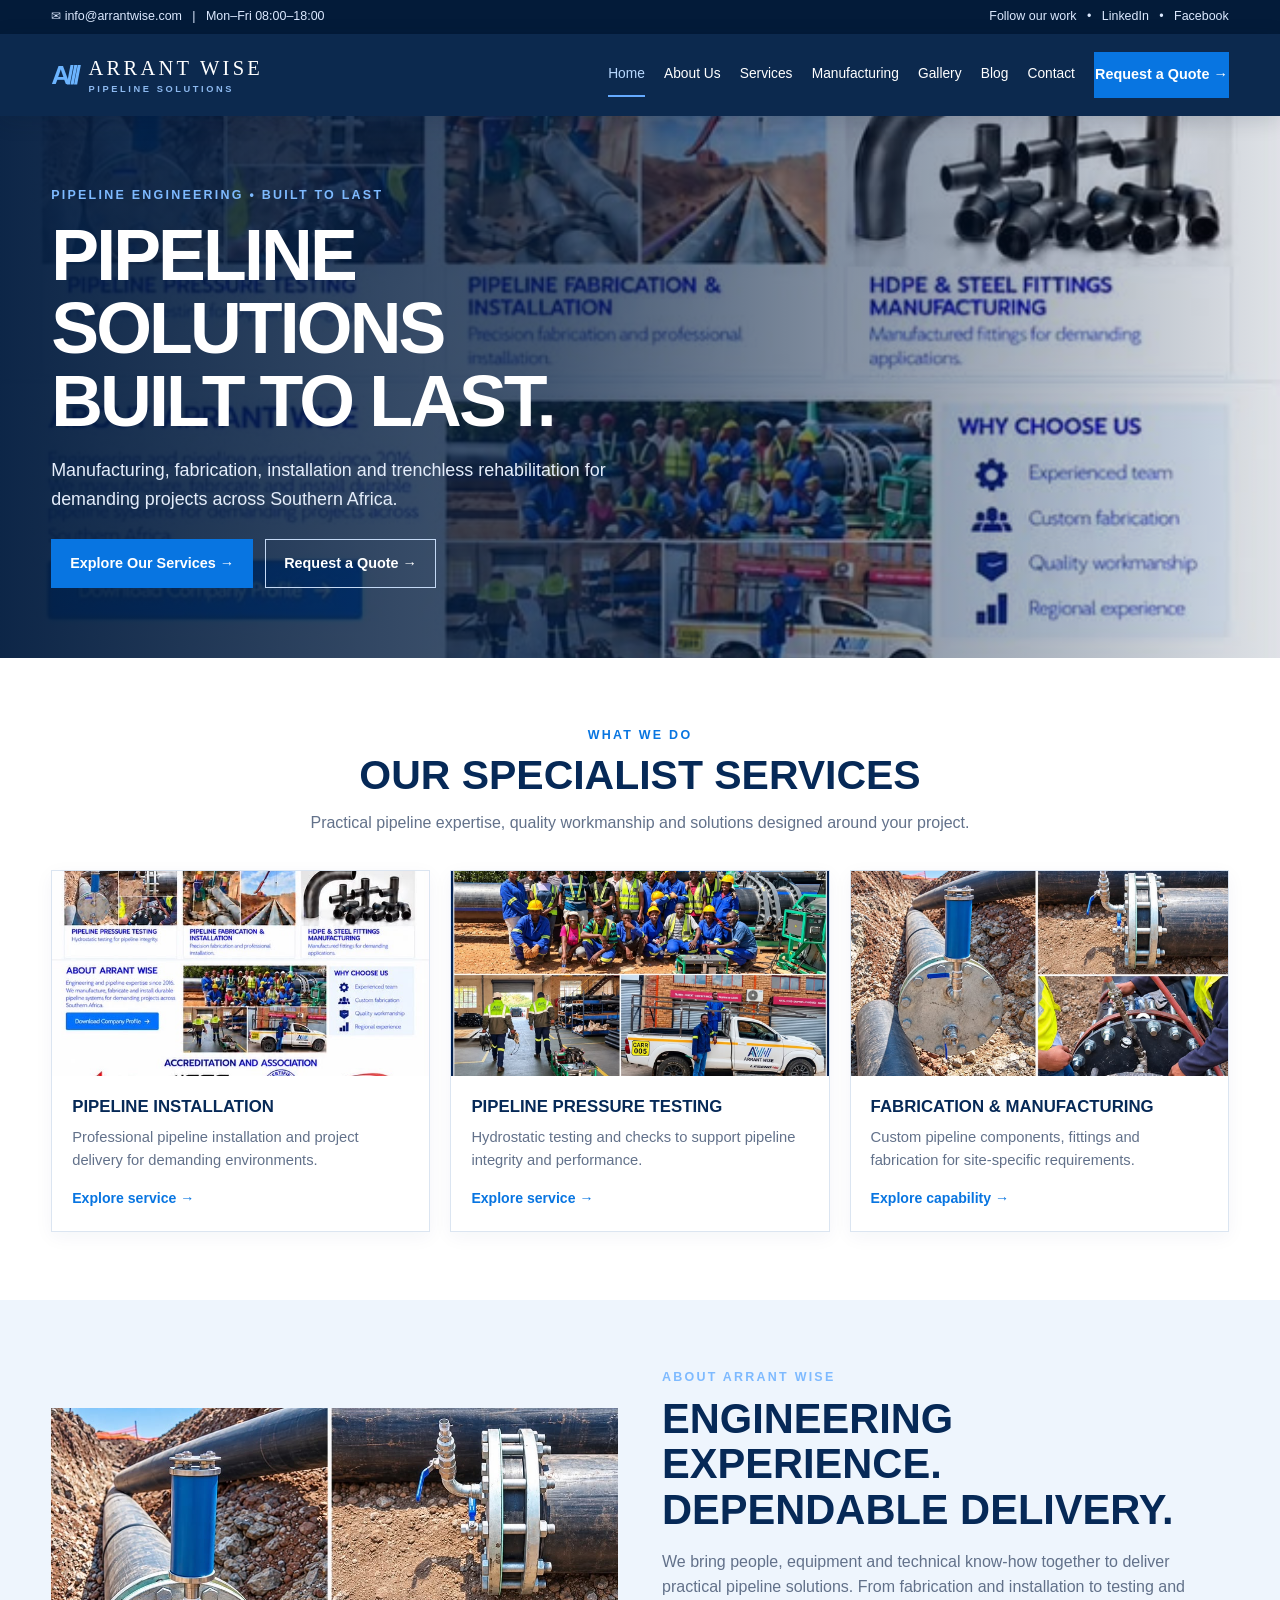
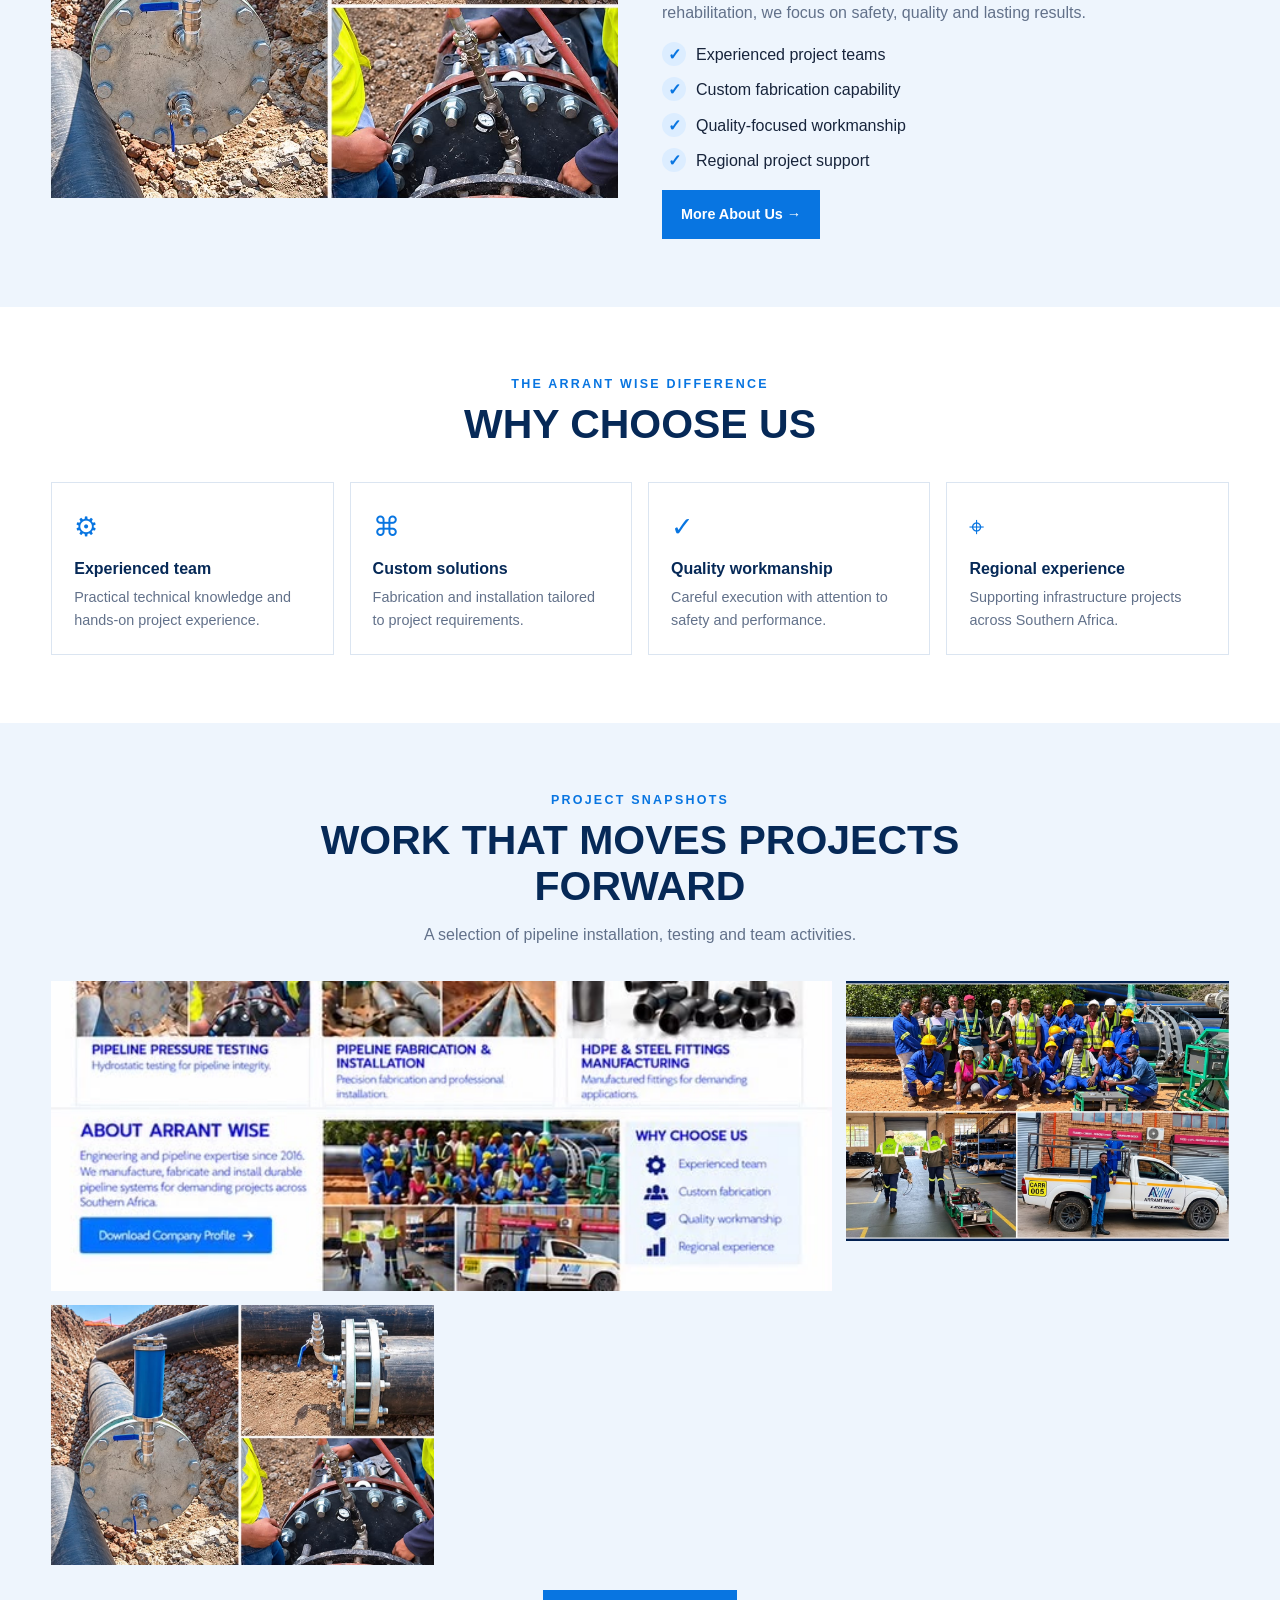
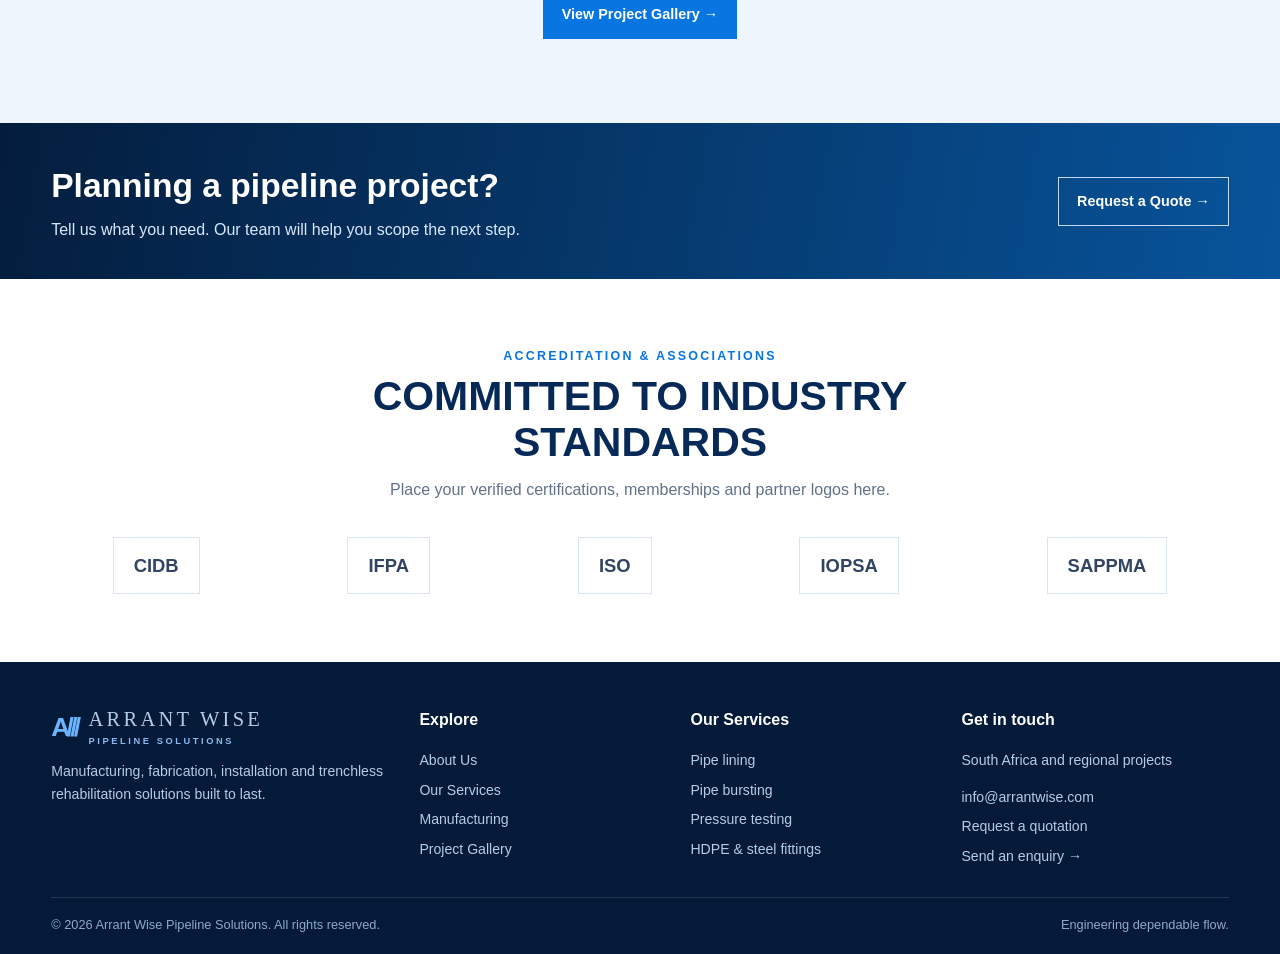
<file: index.html>
<!doctype html><html lang="en"><head><meta charset="utf-8"><meta name="viewport" content="width=device-width, initial-scale=1"><meta name="description" content="Arrant Wise pipeline solutions: manufacturing, fabrication, installation and trenchless rehabilitation."><title>Pipeline Solutions | Arrant Wise</title><link rel="stylesheet" href="styles.css"></head><body><div class="topbar"><div class="container"><span>✉ info@arrantwise.com &nbsp; | &nbsp; Mon–Fri 08:00–18:00</span><span class="social">Follow our work &nbsp; • &nbsp; LinkedIn &nbsp; • &nbsp; Facebook</span></div></div>
<header class="site-header"><div class="container nav-wrap"><a class="brand" href="index.html" aria-label="Arrant Wise home"><span class="brand-mark">A///</span><span class="brand-name">ARRANT WISE<small>PIPELINE SOLUTIONS</small></span></a><button class="menu-toggle" aria-label="Open navigation menu" aria-expanded="false">☰</button><nav class="nav" aria-label="Main navigation"><a href="index.html" class="active">Home</a><a href="about.html" class="">About Us</a><a href="services.html" class="">Services</a><a href="manufacturing.html" class="">Manufacturing</a><a href="gallery.html" class="">Gallery</a><a href="blog.html" class="">Blog</a><a href="contact.html" class="">Contact</a><a class="btn" href="contact.html">Request a Quote →</a></nav></div></header>
<main><section class="hero"><div class="container"><div class="hero-content"><div class="eyebrow">Pipeline engineering • Built to last</div><h1>Pipeline solutions<br>built to last.</h1><p>Manufacturing, fabrication, installation and trenchless rehabilitation for demanding projects across Southern Africa.</p><div class="actions"><a class="btn" href="services.html">Explore Our Services →</a><a class="btn outline" href="contact.html">Request a Quote →</a></div></div></div></section>
<section class="section"><div class="container"><div class="section-heading"><div class="eyebrow">What we do</div><h2>Our specialist services</h2><p>Practical pipeline expertise, quality workmanship and solutions designed around your project.</p></div><div class="service-grid">
<article class="service-card"><img src="assets/pipeline-installation.jpeg" alt="Pipeline installation at a construction site"><div class="card-body"><h3>Pipeline installation</h3><p>Professional pipeline installation and project delivery for demanding environments.</p><a class="text-link" href="services.html">Explore service →</a></div></article>
<article class="service-card"><img src="assets/pipeline-testing.jpeg" alt="Pipeline pressure testing equipment"><div class="card-body"><h3>Pipeline pressure testing</h3><p>Hydrostatic testing and checks to support pipeline integrity and performance.</p><a class="text-link" href="services.html">Explore service →</a></div></article>
<article class="service-card"><img src="assets/team-and-equipment.jpeg" alt="Arrant Wise team and pipeline equipment"><div class="card-body"><h3>Fabrication & manufacturing</h3><p>Custom pipeline components, fittings and fabrication for site-specific requirements.</p><a class="text-link" href="manufacturing.html">Explore capability →</a></div></article>
</div></div></section>
<section class="section soft"><div class="container split"><img src="assets/team-and-equipment.jpeg" alt="Pipeline installation team with specialist equipment"><div><div class="eyebrow">About Arrant Wise</div><h2>Engineering experience. Dependable delivery.</h2><p>We bring people, equipment and technical know-how together to deliver practical pipeline solutions. From fabrication and installation to testing and rehabilitation, we focus on safety, quality and lasting results.</p><ul class="check-list"><li>Experienced project teams</li><li>Custom fabrication capability</li><li>Quality-focused workmanship</li><li>Regional project support</li></ul><a class="btn" href="about.html">More About Us →</a></div></div></section>
<section class="section"><div class="container"><div class="section-heading"><div class="eyebrow">The Arrant Wise difference</div><h2>Why choose us</h2></div><div class="benefit-grid"><div class="benefit"><div class="symbol">⚙</div><h3>Experienced team</h3><p>Practical technical knowledge and hands-on project experience.</p></div><div class="benefit"><div class="symbol">⌘</div><h3>Custom solutions</h3><p>Fabrication and installation tailored to project requirements.</p></div><div class="benefit"><div class="symbol">✓</div><h3>Quality workmanship</h3><p>Careful execution with attention to safety and performance.</p></div><div class="benefit"><div class="symbol">⌖</div><h3>Regional experience</h3><p>Supporting infrastructure projects across Southern Africa.</p></div></div></div></section>
<section class="section soft"><div class="container"><div class="section-heading"><div class="eyebrow">Project snapshots</div><h2>Work that moves projects forward</h2><p>A selection of pipeline installation, testing and team activities.</p></div><div class="gallery-grid"><a class="wide" href="gallery.html"><img src="assets/pipeline-installation.jpeg" alt="Pipeline installation project"></a><a href="gallery.html"><img src="assets/pipeline-testing.jpeg" alt="Pipeline testing equipment"></a><a href="gallery.html"><img src="assets/team-and-equipment.jpeg" alt="Pipeline team"></a></div><p style="text-align:center;margin-top:25px"><a class="btn" href="gallery.html">View Project Gallery →</a></p></div></section>
<section class="banner"><div class="container"><div><h2>Planning a pipeline project?</h2><p>Tell us what you need. Our team will help you scope the next step.</p></div><a class="btn outline" href="contact.html">Request a Quote →</a></div></section>
<section class="section"><div class="container"><div class="section-heading"><div class="eyebrow">Accreditation & associations</div><h2>Committed to industry standards</h2><p>Place your verified certifications, memberships and partner logos here.</p></div><div class="logos"><span class="logo-chip">CIDB</span><span class="logo-chip">IFPA</span><span class="logo-chip">ISO</span><span class="logo-chip">IOPSA</span><span class="logo-chip">SAPPMA</span></div></div></section></main><footer class="site-footer"><div class="container"><div class="footer-grid">
<div><a class="brand" href="index.html"><span class="brand-mark">A///</span><span class="brand-name">ARRANT WISE<small>PIPELINE SOLUTIONS</small></span></a><p>Manufacturing, fabrication, installation and trenchless rehabilitation solutions built to last.</p></div>
<div><h3>Explore</h3><div class="footer-links"><a href="about.html">About Us</a><a href="services.html">Our Services</a><a href="manufacturing.html">Manufacturing</a><a href="gallery.html">Project Gallery</a></div></div>
<div><h3>Our Services</h3><div class="footer-links"><a href="services.html">Pipe lining</a><a href="services.html">Pipe bursting</a><a href="services.html">Pressure testing</a><a href="manufacturing.html">HDPE & steel fittings</a></div></div>
<div><h3>Get in touch</h3><p>South Africa and regional projects</p><div class="footer-links"><a href="mailto:info@arrantwise.com">info@arrantwise.com</a><a href="contact.html">Request a quotation</a><a href="contact.html">Send an enquiry →</a></div></div>
</div><div class="copyright"><span>© <span data-year></span> Arrant Wise Pipeline Solutions. All rights reserved.</span><span>Engineering dependable flow.</span></div></div></footer><script src="script.js"></script></body></html>
</file>
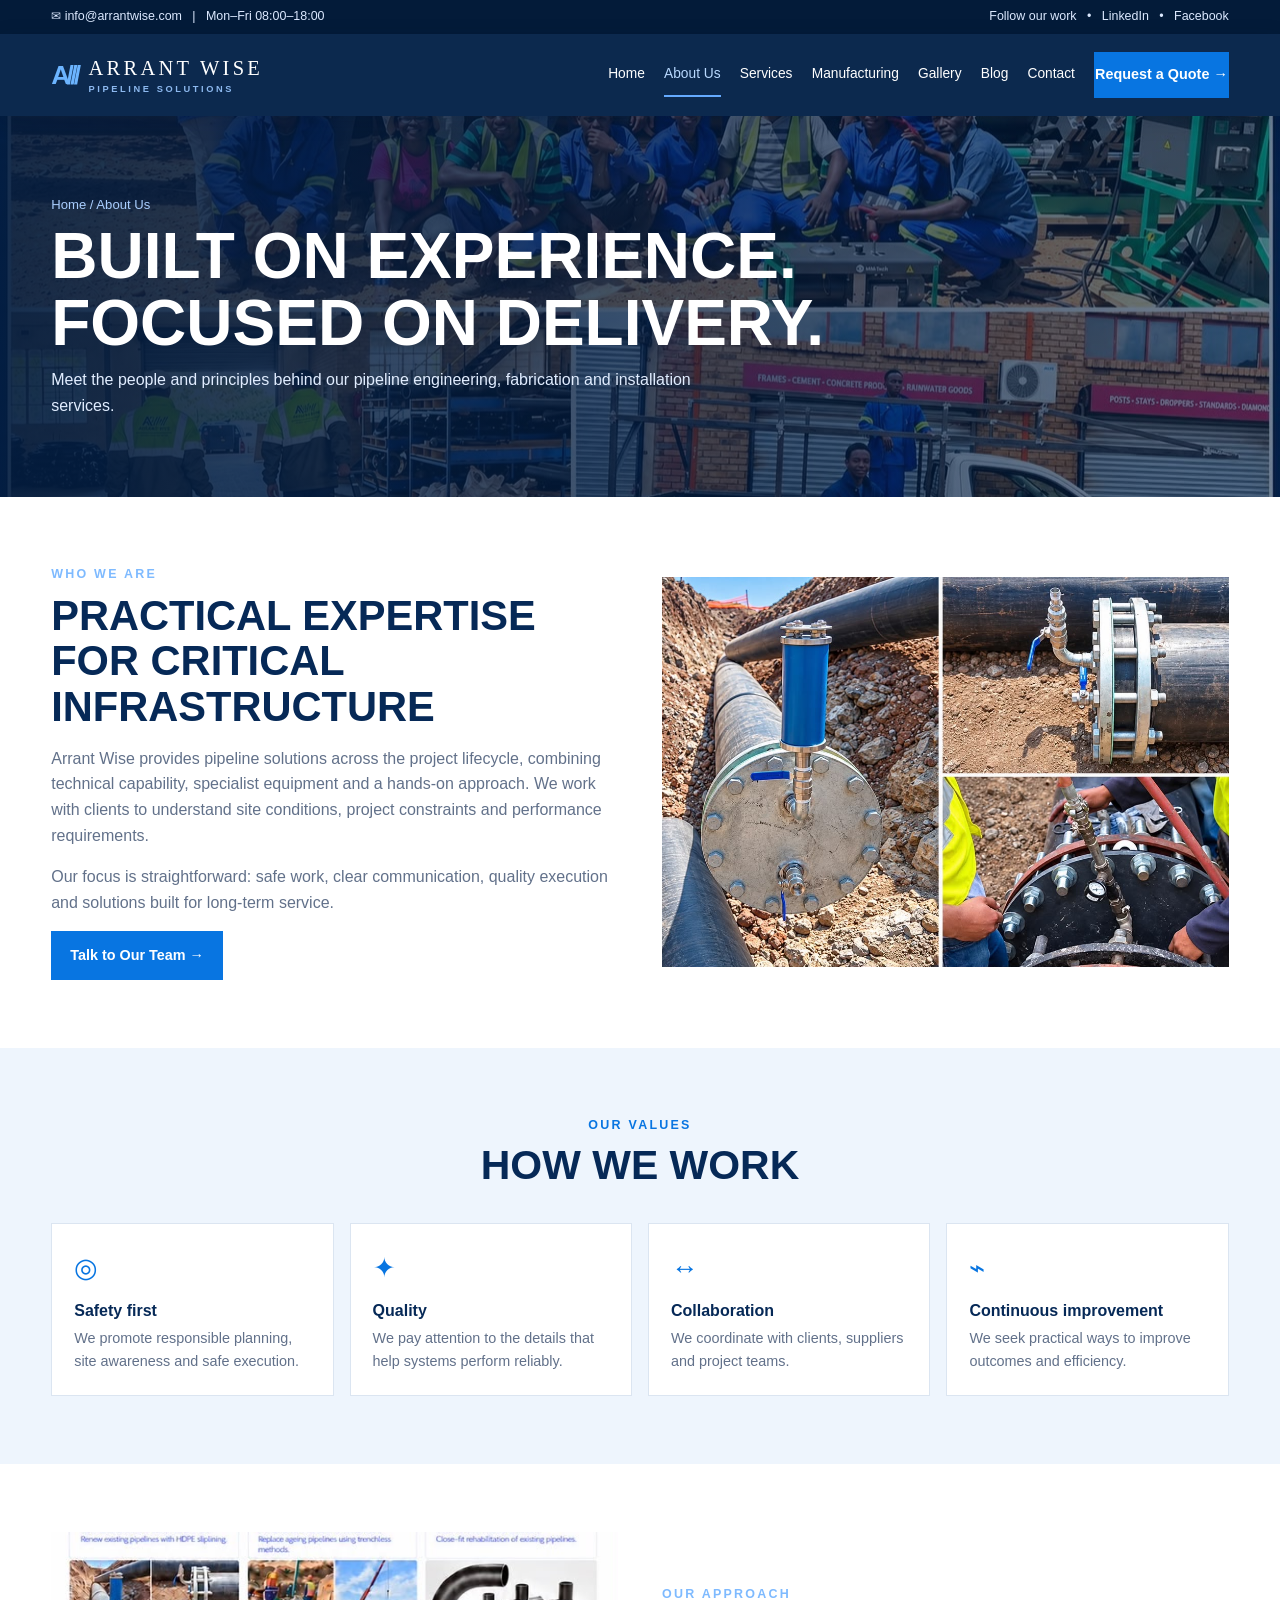
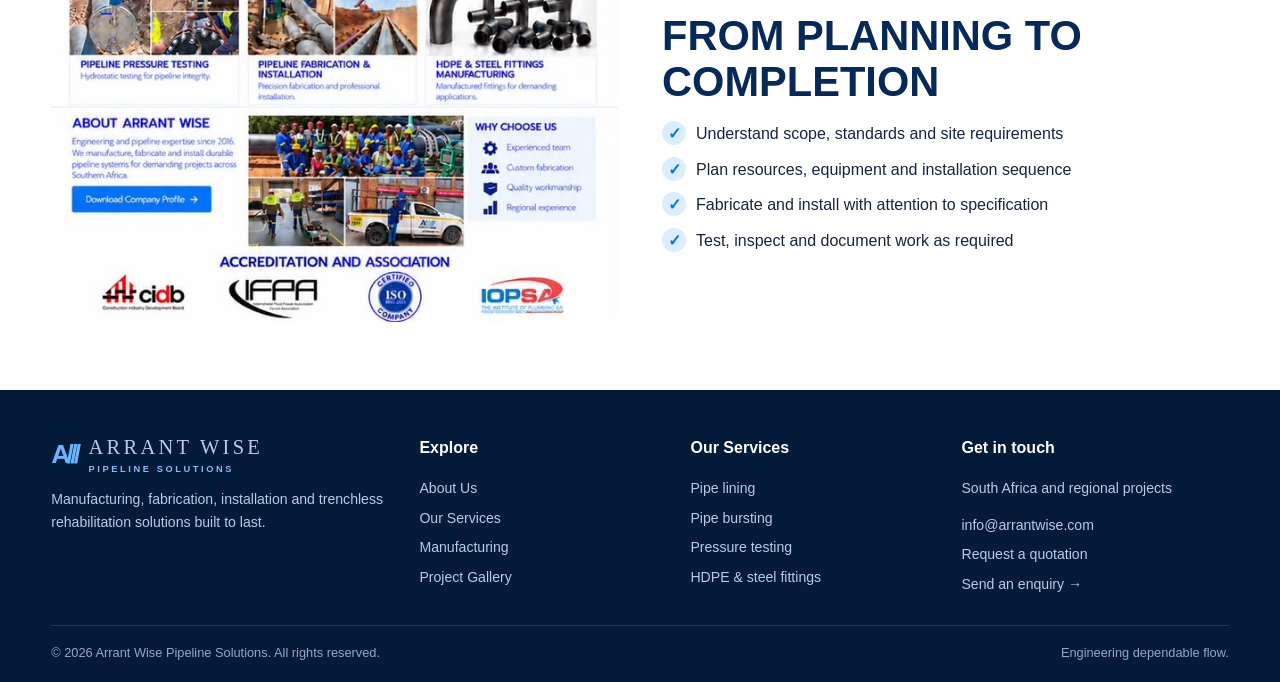
<file: about.html>
<!doctype html><html lang="en"><head><meta charset="utf-8"><meta name="viewport" content="width=device-width, initial-scale=1"><meta name="description" content="Arrant Wise pipeline solutions: manufacturing, fabrication, installation and trenchless rehabilitation."><title>About Us | Arrant Wise</title><link rel="stylesheet" href="styles.css"></head><body><div class="topbar"><div class="container"><span>✉ info@arrantwise.com &nbsp; | &nbsp; Mon–Fri 08:00–18:00</span><span class="social">Follow our work &nbsp; • &nbsp; LinkedIn &nbsp; • &nbsp; Facebook</span></div></div>
<header class="site-header"><div class="container nav-wrap"><a class="brand" href="index.html" aria-label="Arrant Wise home"><span class="brand-mark">A///</span><span class="brand-name">ARRANT WISE<small>PIPELINE SOLUTIONS</small></span></a><button class="menu-toggle" aria-label="Open navigation menu" aria-expanded="false">☰</button><nav class="nav" aria-label="Main navigation"><a href="index.html" class="">Home</a><a href="about.html" class="active">About Us</a><a href="services.html" class="">Services</a><a href="manufacturing.html" class="">Manufacturing</a><a href="gallery.html" class="">Gallery</a><a href="blog.html" class="">Blog</a><a href="contact.html" class="">Contact</a><a class="btn" href="contact.html">Request a Quote →</a></nav></div></header>
<main><section class="page-hero"><div class="container"><div class="crumb">Home / About Us</div><h1>Built on experience.<br>Focused on delivery.</h1><p>Meet the people and principles behind our pipeline engineering, fabrication and installation services.</p></div></section>
<section class="section"><div class="container split"><div><div class="eyebrow">Who we are</div><h2>Practical expertise for critical infrastructure</h2><p>Arrant Wise provides pipeline solutions across the project lifecycle, combining technical capability, specialist equipment and a hands-on approach. We work with clients to understand site conditions, project constraints and performance requirements.</p><p>Our focus is straightforward: safe work, clear communication, quality execution and solutions built for long-term service.</p><a class="btn" href="contact.html">Talk to Our Team →</a></div><img src="assets/team-and-equipment.jpeg" alt="Team working together on pipeline equipment"></div></section>
<section class="section soft"><div class="container"><div class="section-heading"><div class="eyebrow">Our values</div><h2>How we work</h2></div><div class="benefit-grid"><div class="benefit"><div class="symbol">◎</div><h3>Safety first</h3><p>We promote responsible planning, site awareness and safe execution.</p></div><div class="benefit"><div class="symbol">✦</div><h3>Quality</h3><p>We pay attention to the details that help systems perform reliably.</p></div><div class="benefit"><div class="symbol">↔</div><h3>Collaboration</h3><p>We coordinate with clients, suppliers and project teams.</p></div><div class="benefit"><div class="symbol">⌁</div><h3>Continuous improvement</h3><p>We seek practical ways to improve outcomes and efficiency.</p></div></div></div></section>
<section class="section"><div class="container split"><img src="assets/pipeline-installation.jpeg" alt="Large-diameter pipes being installed"><div><div class="eyebrow">Our approach</div><h2>From planning to completion</h2><ul class="check-list"><li>Understand scope, standards and site requirements</li><li>Plan resources, equipment and installation sequence</li><li>Fabricate and install with attention to specification</li><li>Test, inspect and document work as required</li></ul></div></div></section></main><footer class="site-footer"><div class="container"><div class="footer-grid">
<div><a class="brand" href="index.html"><span class="brand-mark">A///</span><span class="brand-name">ARRANT WISE<small>PIPELINE SOLUTIONS</small></span></a><p>Manufacturing, fabrication, installation and trenchless rehabilitation solutions built to last.</p></div>
<div><h3>Explore</h3><div class="footer-links"><a href="about.html">About Us</a><a href="services.html">Our Services</a><a href="manufacturing.html">Manufacturing</a><a href="gallery.html">Project Gallery</a></div></div>
<div><h3>Our Services</h3><div class="footer-links"><a href="services.html">Pipe lining</a><a href="services.html">Pipe bursting</a><a href="services.html">Pressure testing</a><a href="manufacturing.html">HDPE & steel fittings</a></div></div>
<div><h3>Get in touch</h3><p>South Africa and regional projects</p><div class="footer-links"><a href="mailto:info@arrantwise.com">info@arrantwise.com</a><a href="contact.html">Request a quotation</a><a href="contact.html">Send an enquiry →</a></div></div>
</div><div class="copyright"><span>© <span data-year></span> Arrant Wise Pipeline Solutions. All rights reserved.</span><span>Engineering dependable flow.</span></div></div></footer><script src="script.js"></script></body></html>
</file>
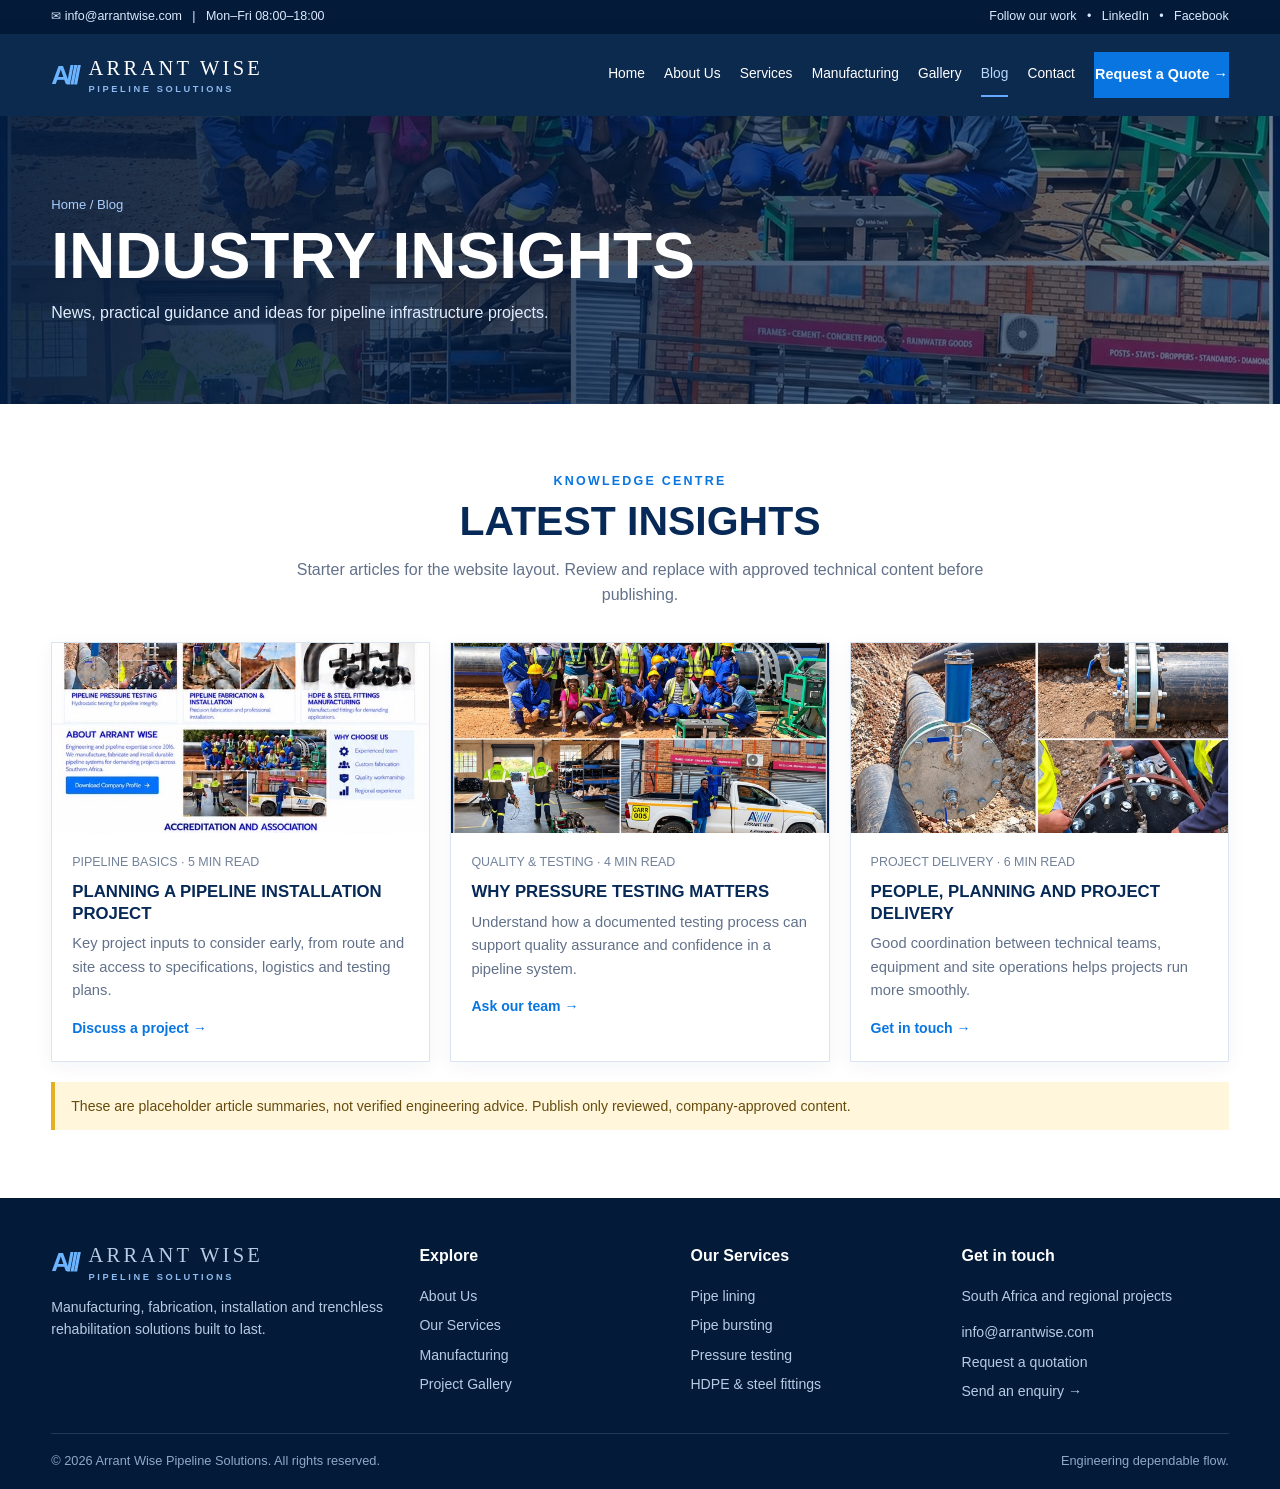
<file: blog.html>
<!doctype html><html lang="en"><head><meta charset="utf-8"><meta name="viewport" content="width=device-width, initial-scale=1"><meta name="description" content="Arrant Wise pipeline solutions: manufacturing, fabrication, installation and trenchless rehabilitation."><title>Industry Insights | Arrant Wise</title><link rel="stylesheet" href="styles.css"></head><body><div class="topbar"><div class="container"><span>✉ info@arrantwise.com &nbsp; | &nbsp; Mon–Fri 08:00–18:00</span><span class="social">Follow our work &nbsp; • &nbsp; LinkedIn &nbsp; • &nbsp; Facebook</span></div></div>
<header class="site-header"><div class="container nav-wrap"><a class="brand" href="index.html" aria-label="Arrant Wise home"><span class="brand-mark">A///</span><span class="brand-name">ARRANT WISE<small>PIPELINE SOLUTIONS</small></span></a><button class="menu-toggle" aria-label="Open navigation menu" aria-expanded="false">☰</button><nav class="nav" aria-label="Main navigation"><a href="index.html" class="">Home</a><a href="about.html" class="">About Us</a><a href="services.html" class="">Services</a><a href="manufacturing.html" class="">Manufacturing</a><a href="gallery.html" class="">Gallery</a><a href="blog.html" class="active">Blog</a><a href="contact.html" class="">Contact</a><a class="btn" href="contact.html">Request a Quote →</a></nav></div></header>
<main><section class="page-hero"><div class="container"><div class="crumb">Home / Blog</div><h1>Industry insights</h1><p>News, practical guidance and ideas for pipeline infrastructure projects.</p></div></section>
<section class="section"><div class="container"><div class="section-heading"><div class="eyebrow">Knowledge centre</div><h2>Latest insights</h2><p>Starter articles for the website layout. Review and replace with approved technical content before publishing.</p></div><div class="article-grid">
<article class="article-card"><img src="assets/pipeline-installation.jpeg" alt="Pipeline trench and pipework"><div class="card-body"><div class="meta">PIPELINE BASICS · 5 MIN READ</div><h3>Planning a pipeline installation project</h3><p>Key project inputs to consider early, from route and site access to specifications, logistics and testing plans.</p><a class="text-link" href="contact.html">Discuss a project →</a></div></article>
<article class="article-card"><img src="assets/pipeline-testing.jpeg" alt="Pressure testing equipment on a pipe"><div class="card-body"><div class="meta">QUALITY & TESTING · 4 MIN READ</div><h3>Why pressure testing matters</h3><p>Understand how a documented testing process can support quality assurance and confidence in a pipeline system.</p><a class="text-link" href="contact.html">Ask our team →</a></div></article>
<article class="article-card"><img src="assets/team-and-equipment.jpeg" alt="Pipeline technicians working as a team"><div class="card-body"><div class="meta">PROJECT DELIVERY · 6 MIN READ</div><h3>People, planning and project delivery</h3><p>Good coordination between technical teams, equipment and site operations helps projects run more smoothly.</p><a class="text-link" href="contact.html">Get in touch →</a></div></article>
</div><div class="notice">These are placeholder article summaries, not verified engineering advice. Publish only reviewed, company-approved content.</div></div></section></main><footer class="site-footer"><div class="container"><div class="footer-grid">
<div><a class="brand" href="index.html"><span class="brand-mark">A///</span><span class="brand-name">ARRANT WISE<small>PIPELINE SOLUTIONS</small></span></a><p>Manufacturing, fabrication, installation and trenchless rehabilitation solutions built to last.</p></div>
<div><h3>Explore</h3><div class="footer-links"><a href="about.html">About Us</a><a href="services.html">Our Services</a><a href="manufacturing.html">Manufacturing</a><a href="gallery.html">Project Gallery</a></div></div>
<div><h3>Our Services</h3><div class="footer-links"><a href="services.html">Pipe lining</a><a href="services.html">Pipe bursting</a><a href="services.html">Pressure testing</a><a href="manufacturing.html">HDPE & steel fittings</a></div></div>
<div><h3>Get in touch</h3><p>South Africa and regional projects</p><div class="footer-links"><a href="mailto:info@arrantwise.com">info@arrantwise.com</a><a href="contact.html">Request a quotation</a><a href="contact.html">Send an enquiry →</a></div></div>
</div><div class="copyright"><span>© <span data-year></span> Arrant Wise Pipeline Solutions. All rights reserved.</span><span>Engineering dependable flow.</span></div></div></footer><script src="script.js"></script></body></html>
</file>
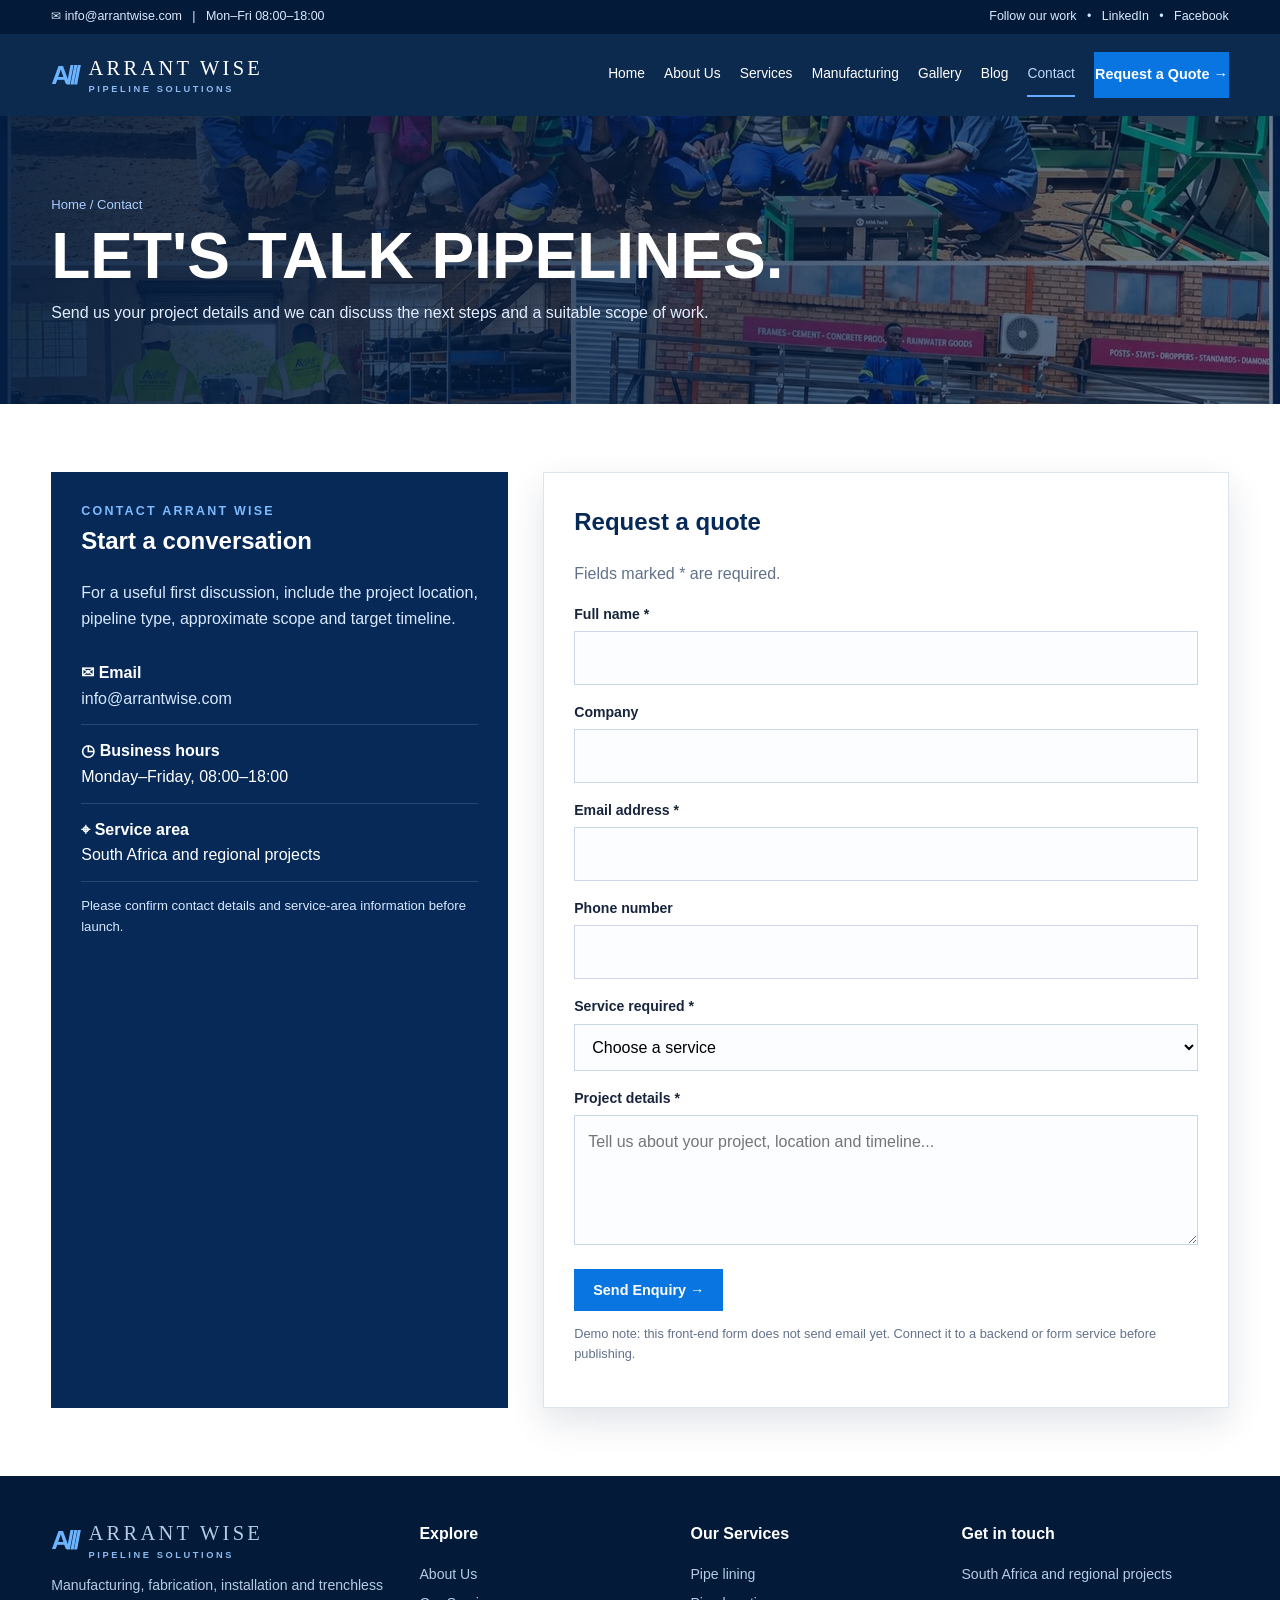
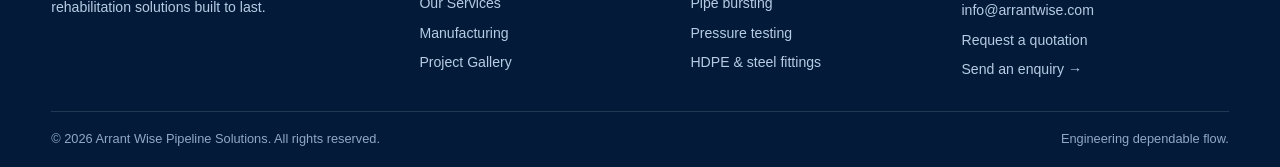
<file: contact.html>
<!doctype html><html lang="en"><head><meta charset="utf-8"><meta name="viewport" content="width=device-width, initial-scale=1"><meta name="description" content="Arrant Wise pipeline solutions: manufacturing, fabrication, installation and trenchless rehabilitation."><title>Contact & Request a Quote | Arrant Wise</title><link rel="stylesheet" href="styles.css"></head><body><div class="topbar"><div class="container"><span>✉ info@arrantwise.com &nbsp; | &nbsp; Mon–Fri 08:00–18:00</span><span class="social">Follow our work &nbsp; • &nbsp; LinkedIn &nbsp; • &nbsp; Facebook</span></div></div>
<header class="site-header"><div class="container nav-wrap"><a class="brand" href="index.html" aria-label="Arrant Wise home"><span class="brand-mark">A///</span><span class="brand-name">ARRANT WISE<small>PIPELINE SOLUTIONS</small></span></a><button class="menu-toggle" aria-label="Open navigation menu" aria-expanded="false">☰</button><nav class="nav" aria-label="Main navigation"><a href="index.html" class="">Home</a><a href="about.html" class="">About Us</a><a href="services.html" class="">Services</a><a href="manufacturing.html" class="">Manufacturing</a><a href="gallery.html" class="">Gallery</a><a href="blog.html" class="">Blog</a><a href="contact.html" class="active">Contact</a><a class="btn" href="contact.html">Request a Quote →</a></nav></div></header>
<main><section class="page-hero"><div class="container"><div class="crumb">Home / Contact</div><h1>Let's talk pipelines.</h1><p>Send us your project details and we can discuss the next steps and a suitable scope of work.</p></div></section>
<section class="section"><div class="container form-layout"><aside class="contact-panel"><div class="eyebrow">Contact Arrant Wise</div><h2>Start a conversation</h2><p>For a useful first discussion, include the project location, pipeline type, approximate scope and target timeline.</p><div class="contact-detail"><strong>✉ Email</strong><br><a href="mailto:info@arrantwise.com">info@arrantwise.com</a></div><div class="contact-detail"><strong>◷ Business hours</strong><br>Monday–Friday, 08:00–18:00</div><div class="contact-detail"><strong>⌖ Service area</strong><br>South Africa and regional projects</div><p style="font-size:.82rem">Please confirm contact details and service-area information before launch.</p></aside>
<form class="contact-form" id="contact-form"><h2 style="margin-top:0;color:var(--navy)">Request a quote</h2><p style="color:var(--muted)">Fields marked * are required.</p><div class="field"><label for="name">Full name *</label><input id="name" name="name" autocomplete="name" required></div><div class="field"><label for="company">Company</label><input id="company" name="company" autocomplete="organization"></div><div class="field"><label for="email">Email address *</label><input id="email" name="email" type="email" autocomplete="email" required></div><div class="field"><label for="phone">Phone number</label><input id="phone" name="phone" type="tel" autocomplete="tel"></div><div class="field"><label for="service">Service required *</label><select id="service" name="service" required><option value="">Choose a service</option><option>Pipeline installation</option><option>Manufacturing & fabrication</option><option>Pressure testing</option><option>Pipeline rehabilitation</option><option>Maintenance / repairs</option><option>Other / not sure</option></select></div><div class="field"><label for="details">Project details *</label><textarea id="details" name="details" placeholder="Tell us about your project, location and timeline..." required></textarea></div><button class="btn" type="submit">Send Enquiry →</button><div class="form-message" role="status" aria-live="polite"></div><p style="font-size:.8rem;color:var(--muted)">Demo note: this front-end form does not send email yet. Connect it to a backend or form service before publishing.</p></form></div></section></main><footer class="site-footer"><div class="container"><div class="footer-grid">
<div><a class="brand" href="index.html"><span class="brand-mark">A///</span><span class="brand-name">ARRANT WISE<small>PIPELINE SOLUTIONS</small></span></a><p>Manufacturing, fabrication, installation and trenchless rehabilitation solutions built to last.</p></div>
<div><h3>Explore</h3><div class="footer-links"><a href="about.html">About Us</a><a href="services.html">Our Services</a><a href="manufacturing.html">Manufacturing</a><a href="gallery.html">Project Gallery</a></div></div>
<div><h3>Our Services</h3><div class="footer-links"><a href="services.html">Pipe lining</a><a href="services.html">Pipe bursting</a><a href="services.html">Pressure testing</a><a href="manufacturing.html">HDPE & steel fittings</a></div></div>
<div><h3>Get in touch</h3><p>South Africa and regional projects</p><div class="footer-links"><a href="mailto:info@arrantwise.com">info@arrantwise.com</a><a href="contact.html">Request a quotation</a><a href="contact.html">Send an enquiry →</a></div></div>
</div><div class="copyright"><span>© <span data-year></span> Arrant Wise Pipeline Solutions. All rights reserved.</span><span>Engineering dependable flow.</span></div></div></footer><script src="script.js"></script></body></html>
</file>
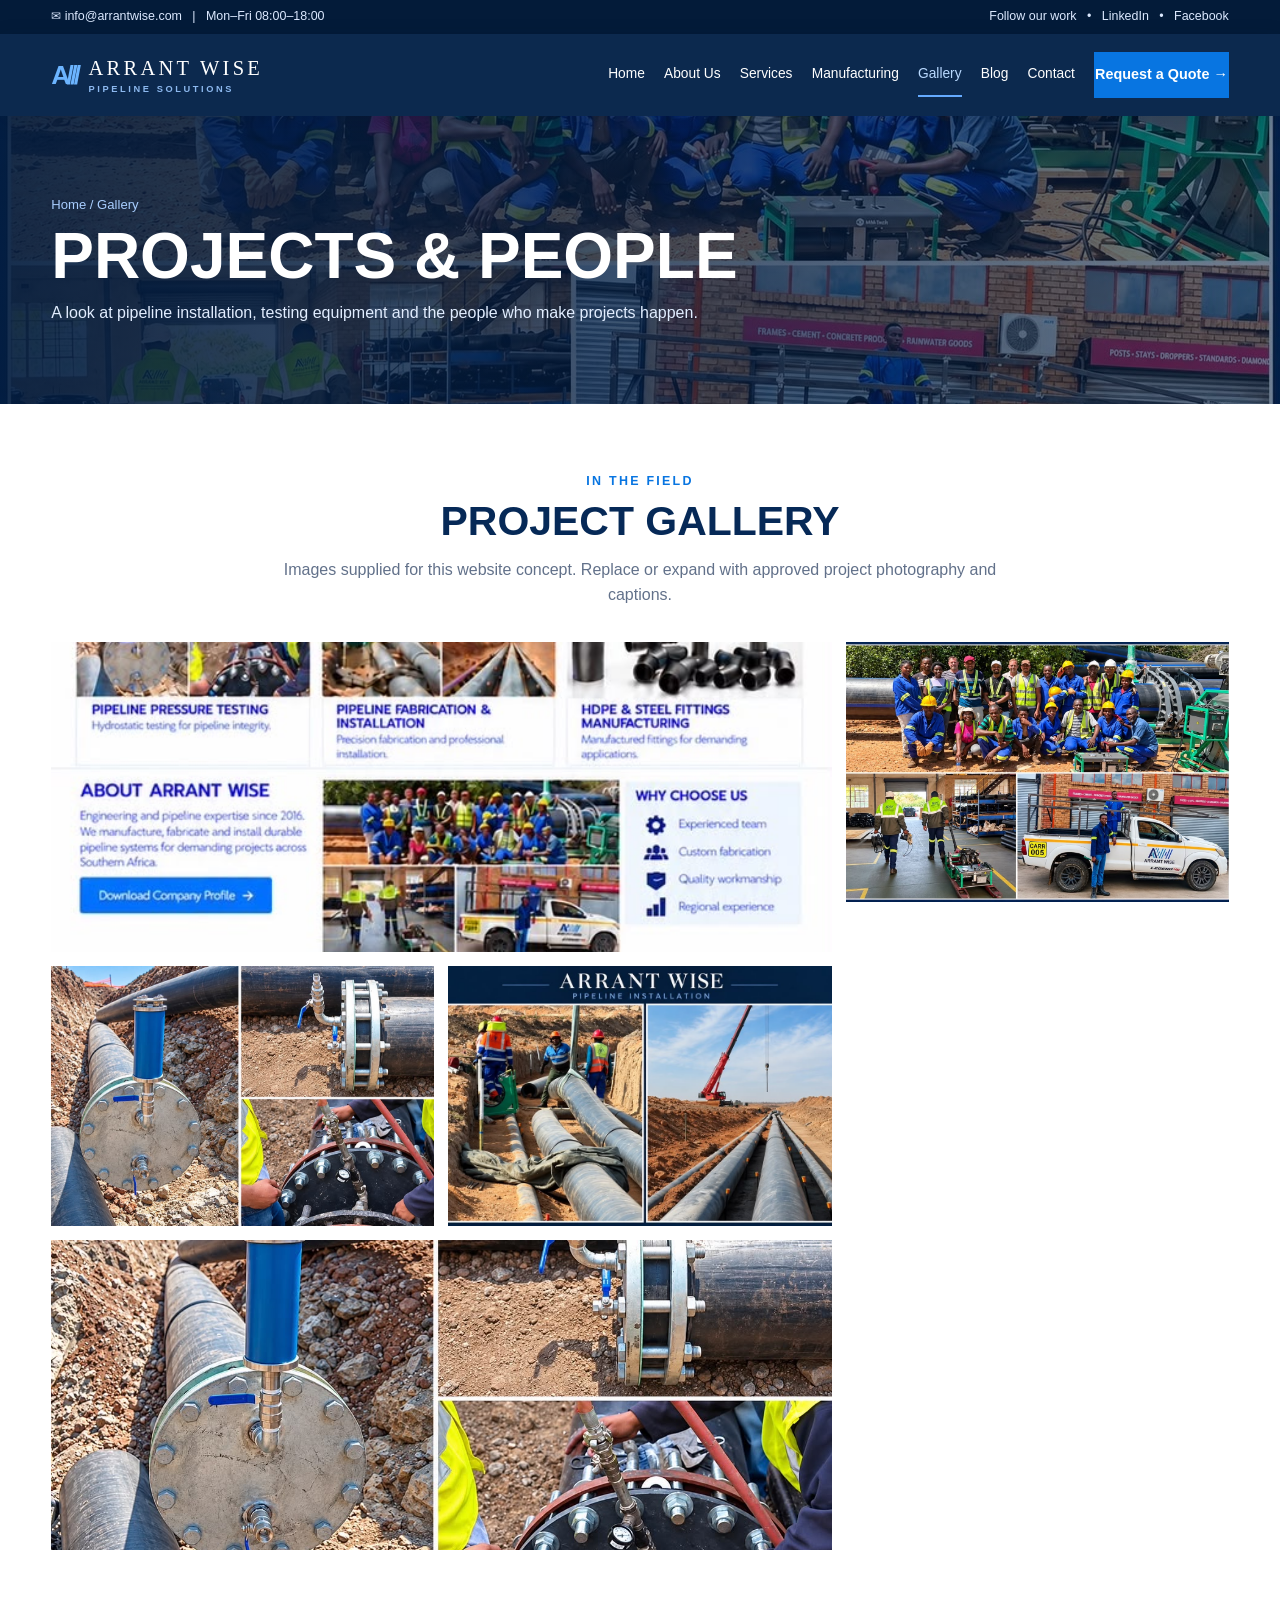
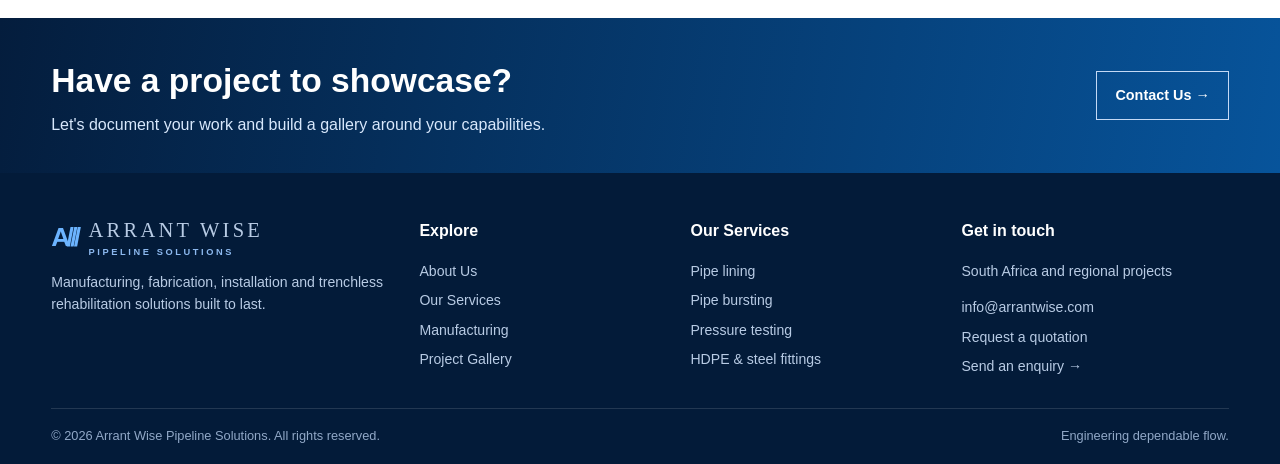
<file: gallery.html>
<!doctype html><html lang="en"><head><meta charset="utf-8"><meta name="viewport" content="width=device-width, initial-scale=1"><meta name="description" content="Arrant Wise pipeline solutions: manufacturing, fabrication, installation and trenchless rehabilitation."><title>Project Gallery | Arrant Wise</title><link rel="stylesheet" href="styles.css"></head><body><div class="topbar"><div class="container"><span>✉ info@arrantwise.com &nbsp; | &nbsp; Mon–Fri 08:00–18:00</span><span class="social">Follow our work &nbsp; • &nbsp; LinkedIn &nbsp; • &nbsp; Facebook</span></div></div>
<header class="site-header"><div class="container nav-wrap"><a class="brand" href="index.html" aria-label="Arrant Wise home"><span class="brand-mark">A///</span><span class="brand-name">ARRANT WISE<small>PIPELINE SOLUTIONS</small></span></a><button class="menu-toggle" aria-label="Open navigation menu" aria-expanded="false">☰</button><nav class="nav" aria-label="Main navigation"><a href="index.html" class="">Home</a><a href="about.html" class="">About Us</a><a href="services.html" class="">Services</a><a href="manufacturing.html" class="">Manufacturing</a><a href="gallery.html" class="active">Gallery</a><a href="blog.html" class="">Blog</a><a href="contact.html" class="">Contact</a><a class="btn" href="contact.html">Request a Quote →</a></nav></div></header>
<main><section class="page-hero"><div class="container"><div class="crumb">Home / Gallery</div><h1>Projects & people</h1><p>A look at pipeline installation, testing equipment and the people who make projects happen.</p></div></section>
<section class="section"><div class="container"><div class="section-heading"><div class="eyebrow">In the field</div><h2>Project gallery</h2><p>Images supplied for this website concept. Replace or expand with approved project photography and captions.</p></div><div class="gallery-grid"><a class="wide" href="assets/pipeline-installation.jpeg" target="_blank"><img src="assets/pipeline-installation.jpeg" alt="Pipeline installation works"></a><a href="assets/pipeline-testing.jpeg" target="_blank"><img src="assets/pipeline-testing.jpeg" alt="Pipeline testing fittings"></a><a href="assets/team-and-equipment.jpeg" target="_blank"><img src="assets/team-and-equipment.jpeg" alt="Project team with equipment"></a><a href="assets/website-reference.jpeg" target="_blank"><img src="assets/website-reference.jpeg" alt="Website visual reference"></a><a class="wide" href="assets/team-and-equipment.jpeg" target="_blank"><img src="assets/team-and-equipment.jpeg" alt="Team and company vehicle at the workshop"></a></div></div></section><section class="banner"><div class="container"><div><h2>Have a project to showcase?</h2><p>Let's document your work and build a gallery around your capabilities.</p></div><a class="btn outline" href="contact.html">Contact Us →</a></div></section></main><footer class="site-footer"><div class="container"><div class="footer-grid">
<div><a class="brand" href="index.html"><span class="brand-mark">A///</span><span class="brand-name">ARRANT WISE<small>PIPELINE SOLUTIONS</small></span></a><p>Manufacturing, fabrication, installation and trenchless rehabilitation solutions built to last.</p></div>
<div><h3>Explore</h3><div class="footer-links"><a href="about.html">About Us</a><a href="services.html">Our Services</a><a href="manufacturing.html">Manufacturing</a><a href="gallery.html">Project Gallery</a></div></div>
<div><h3>Our Services</h3><div class="footer-links"><a href="services.html">Pipe lining</a><a href="services.html">Pipe bursting</a><a href="services.html">Pressure testing</a><a href="manufacturing.html">HDPE & steel fittings</a></div></div>
<div><h3>Get in touch</h3><p>South Africa and regional projects</p><div class="footer-links"><a href="mailto:info@arrantwise.com">info@arrantwise.com</a><a href="contact.html">Request a quotation</a><a href="contact.html">Send an enquiry →</a></div></div>
</div><div class="copyright"><span>© <span data-year></span> Arrant Wise Pipeline Solutions. All rights reserved.</span><span>Engineering dependable flow.</span></div></div></footer><script src="script.js"></script></body></html>
</file>
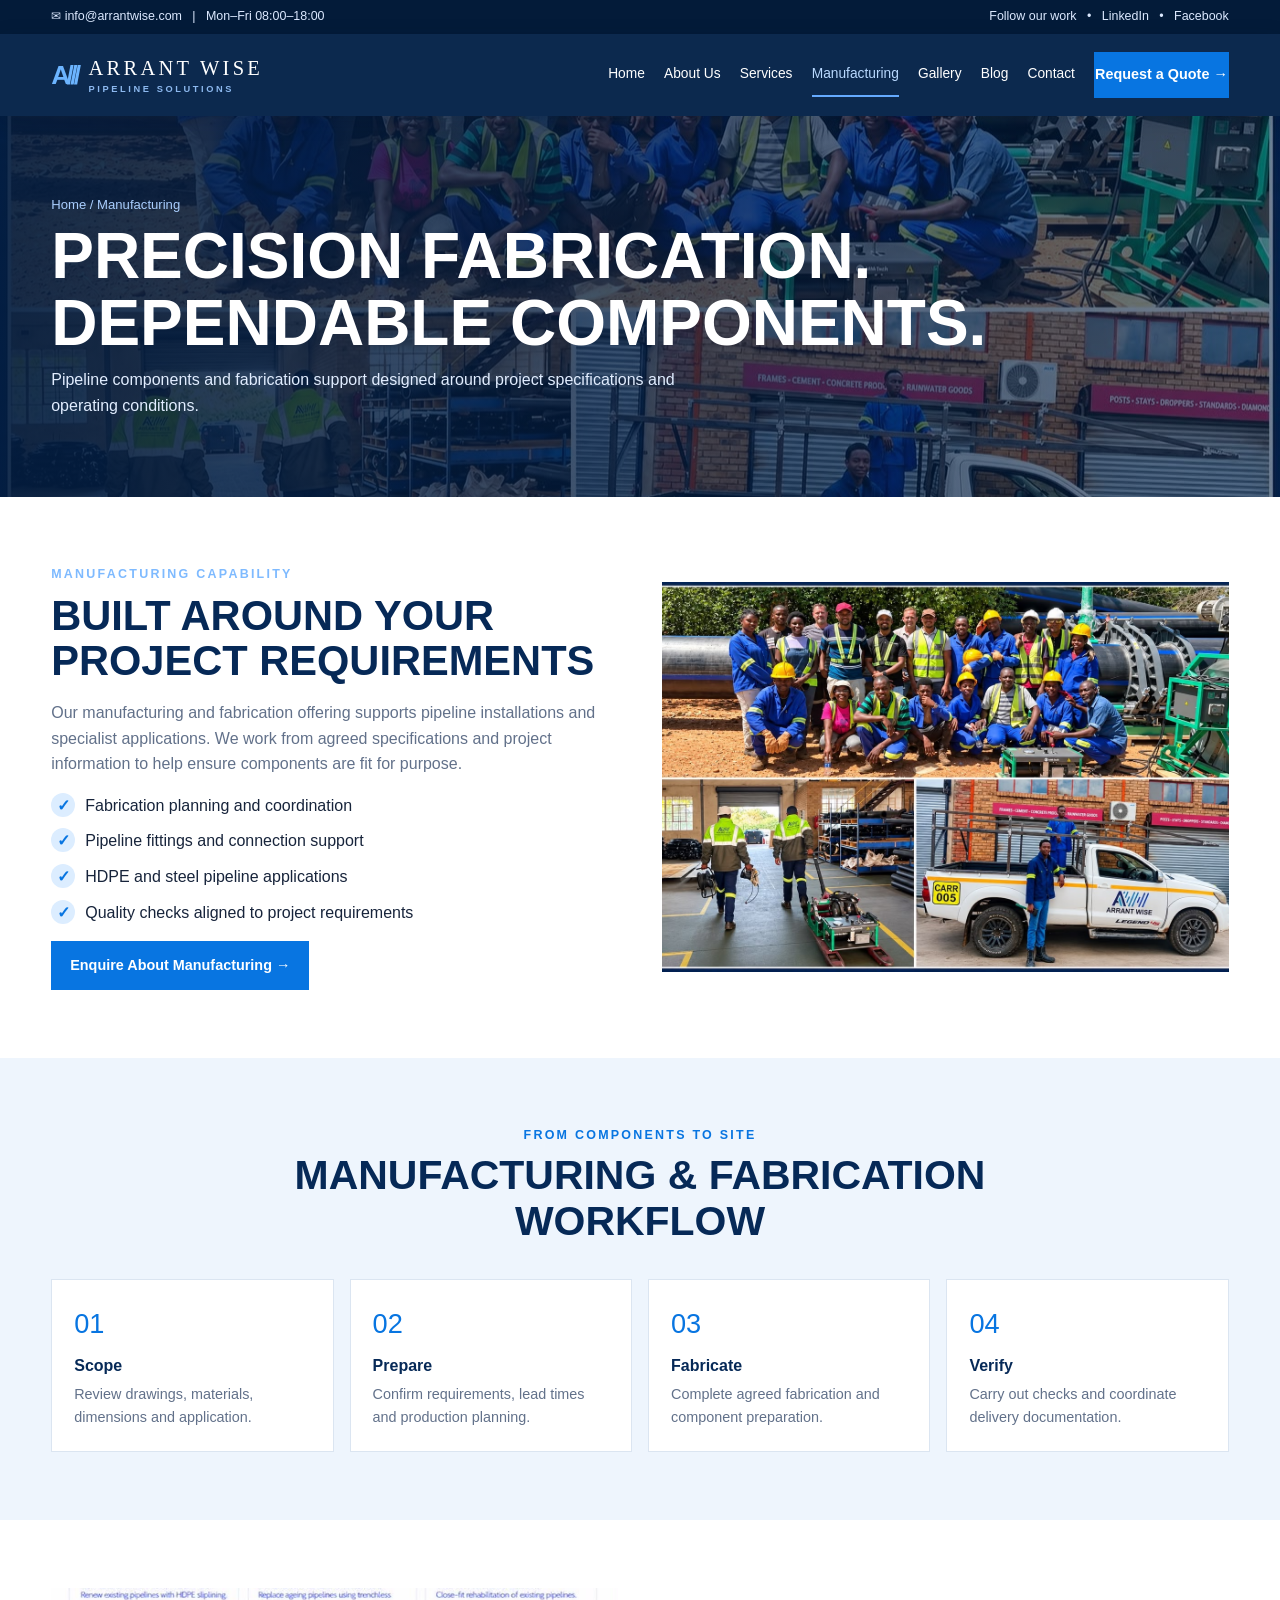
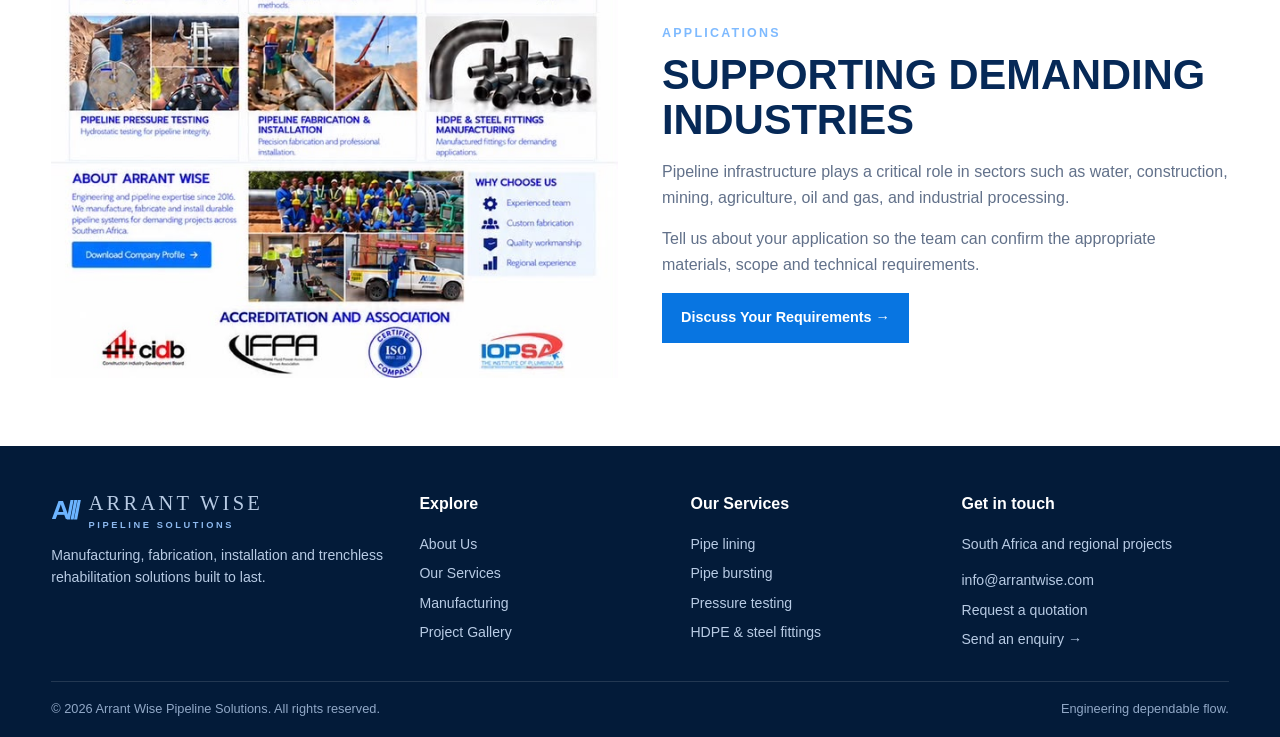
<file: manufacturing.html>
<!doctype html><html lang="en"><head><meta charset="utf-8"><meta name="viewport" content="width=device-width, initial-scale=1"><meta name="description" content="Arrant Wise pipeline solutions: manufacturing, fabrication, installation and trenchless rehabilitation."><title>Manufacturing | Arrant Wise</title><link rel="stylesheet" href="styles.css"></head><body><div class="topbar"><div class="container"><span>✉ info@arrantwise.com &nbsp; | &nbsp; Mon–Fri 08:00–18:00</span><span class="social">Follow our work &nbsp; • &nbsp; LinkedIn &nbsp; • &nbsp; Facebook</span></div></div>
<header class="site-header"><div class="container nav-wrap"><a class="brand" href="index.html" aria-label="Arrant Wise home"><span class="brand-mark">A///</span><span class="brand-name">ARRANT WISE<small>PIPELINE SOLUTIONS</small></span></a><button class="menu-toggle" aria-label="Open navigation menu" aria-expanded="false">☰</button><nav class="nav" aria-label="Main navigation"><a href="index.html" class="">Home</a><a href="about.html" class="">About Us</a><a href="services.html" class="">Services</a><a href="manufacturing.html" class="active">Manufacturing</a><a href="gallery.html" class="">Gallery</a><a href="blog.html" class="">Blog</a><a href="contact.html" class="">Contact</a><a class="btn" href="contact.html">Request a Quote →</a></nav></div></header>
<main><section class="page-hero"><div class="container"><div class="crumb">Home / Manufacturing</div><h1>Precision fabrication.<br>Dependable components.</h1><p>Pipeline components and fabrication support designed around project specifications and operating conditions.</p></div></section>
<section class="section"><div class="container split"><div><div class="eyebrow">Manufacturing capability</div><h2>Built around your project requirements</h2><p>Our manufacturing and fabrication offering supports pipeline installations and specialist applications. We work from agreed specifications and project information to help ensure components are fit for purpose.</p><ul class="check-list"><li>Fabrication planning and coordination</li><li>Pipeline fittings and connection support</li><li>HDPE and steel pipeline applications</li><li>Quality checks aligned to project requirements</li></ul><a class="btn" href="contact.html">Enquire About Manufacturing →</a></div><img src="assets/pipeline-testing.jpeg" alt="Pipeline fittings and connection equipment"></div></section>
<section class="section soft"><div class="container"><div class="section-heading"><div class="eyebrow">From components to site</div><h2>Manufacturing & fabrication workflow</h2></div><div class="benefit-grid"><div class="benefit"><div class="symbol">01</div><h3>Scope</h3><p>Review drawings, materials, dimensions and application.</p></div><div class="benefit"><div class="symbol">02</div><h3>Prepare</h3><p>Confirm requirements, lead times and production planning.</p></div><div class="benefit"><div class="symbol">03</div><h3>Fabricate</h3><p>Complete agreed fabrication and component preparation.</p></div><div class="benefit"><div class="symbol">04</div><h3>Verify</h3><p>Carry out checks and coordinate delivery documentation.</p></div></div></div></section>
<section class="section"><div class="container split"><img src="assets/pipeline-installation.jpeg" alt="Large-diameter pipeline sections on site"><div><div class="eyebrow">Applications</div><h2>Supporting demanding industries</h2><p>Pipeline infrastructure plays a critical role in sectors such as water, construction, mining, agriculture, oil and gas, and industrial processing.</p><p>Tell us about your application so the team can confirm the appropriate materials, scope and technical requirements.</p><a class="btn" href="contact.html">Discuss Your Requirements →</a></div></div></section></main><footer class="site-footer"><div class="container"><div class="footer-grid">
<div><a class="brand" href="index.html"><span class="brand-mark">A///</span><span class="brand-name">ARRANT WISE<small>PIPELINE SOLUTIONS</small></span></a><p>Manufacturing, fabrication, installation and trenchless rehabilitation solutions built to last.</p></div>
<div><h3>Explore</h3><div class="footer-links"><a href="about.html">About Us</a><a href="services.html">Our Services</a><a href="manufacturing.html">Manufacturing</a><a href="gallery.html">Project Gallery</a></div></div>
<div><h3>Our Services</h3><div class="footer-links"><a href="services.html">Pipe lining</a><a href="services.html">Pipe bursting</a><a href="services.html">Pressure testing</a><a href="manufacturing.html">HDPE & steel fittings</a></div></div>
<div><h3>Get in touch</h3><p>South Africa and regional projects</p><div class="footer-links"><a href="mailto:info@arrantwise.com">info@arrantwise.com</a><a href="contact.html">Request a quotation</a><a href="contact.html">Send an enquiry →</a></div></div>
</div><div class="copyright"><span>© <span data-year></span> Arrant Wise Pipeline Solutions. All rights reserved.</span><span>Engineering dependable flow.</span></div></div></footer><script src="script.js"></script></body></html>
</file>
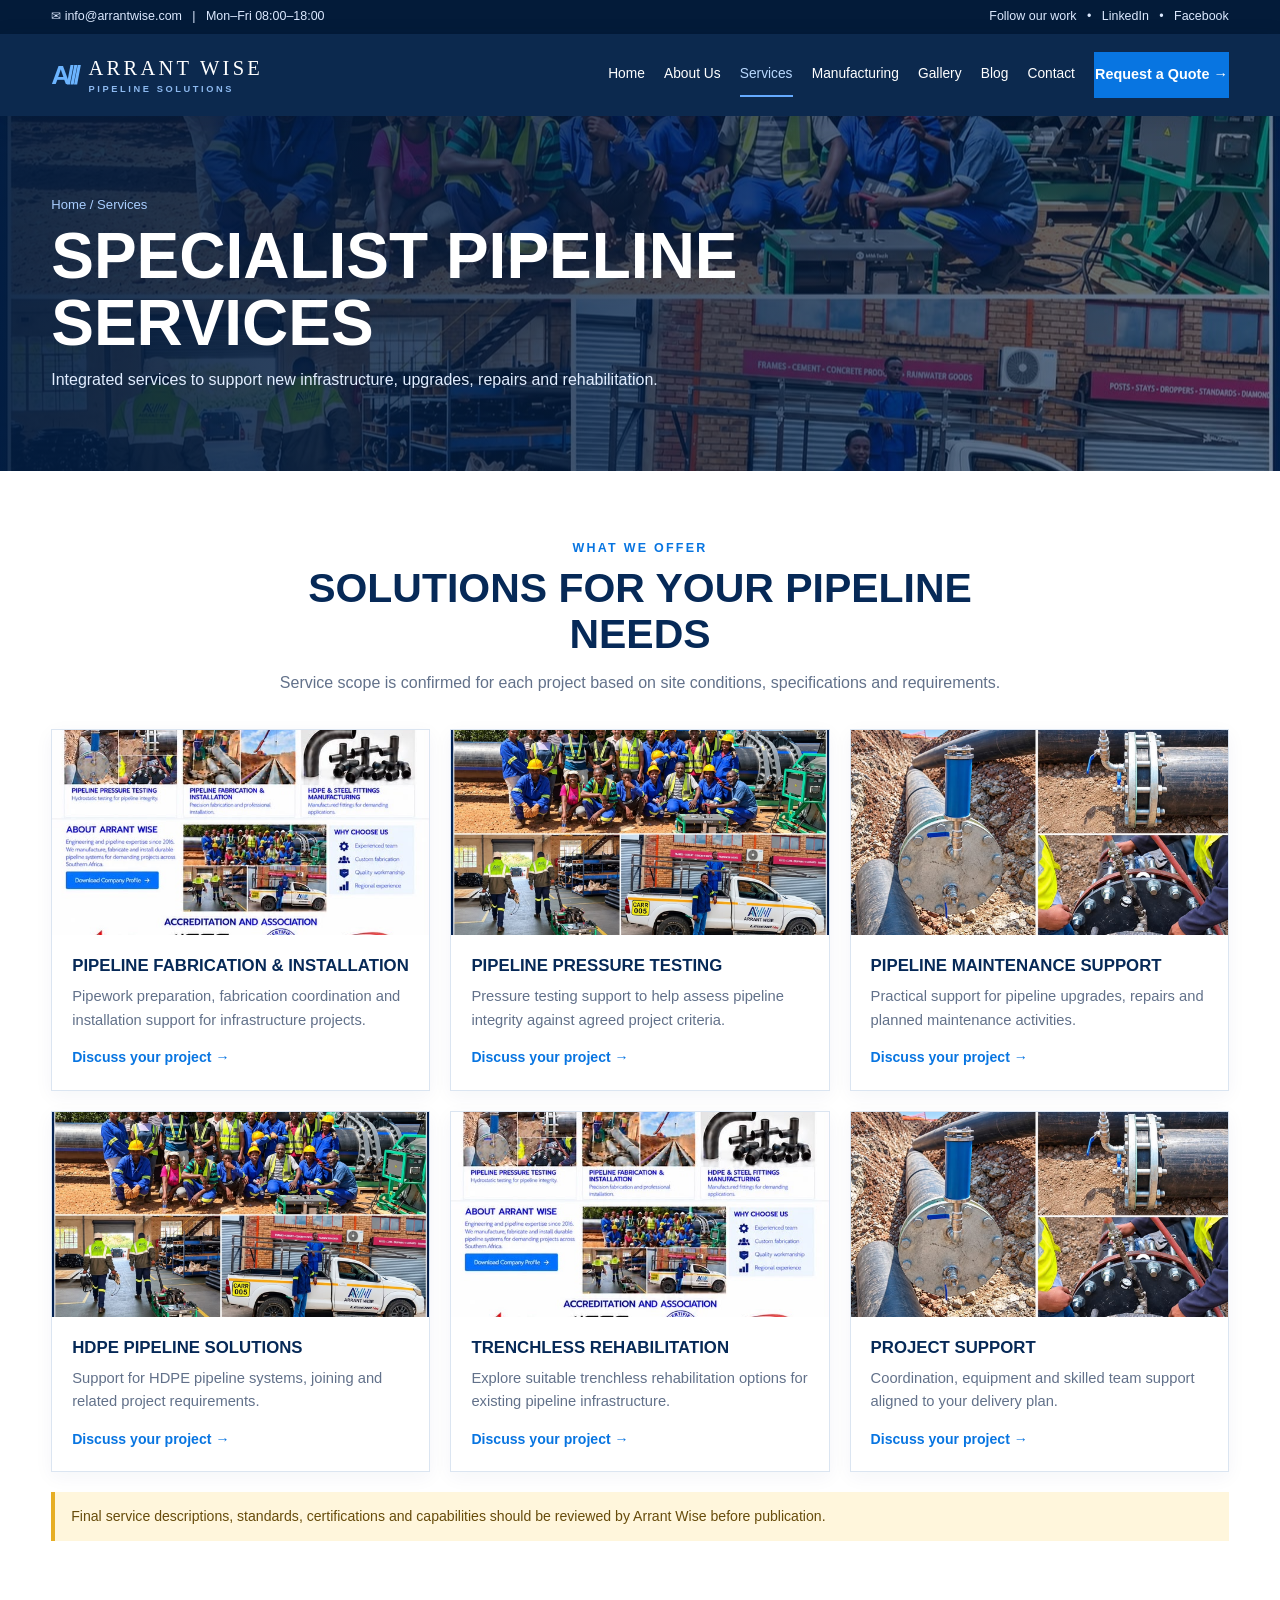
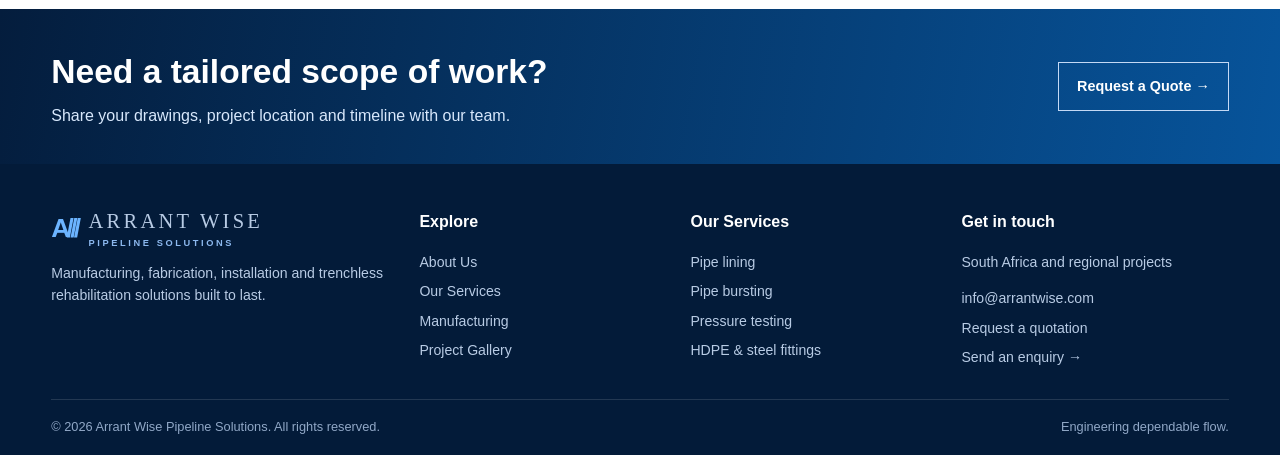
<file: services.html>
<!doctype html><html lang="en"><head><meta charset="utf-8"><meta name="viewport" content="width=device-width, initial-scale=1"><meta name="description" content="Arrant Wise pipeline solutions: manufacturing, fabrication, installation and trenchless rehabilitation."><title>Our Services | Arrant Wise</title><link rel="stylesheet" href="styles.css"></head><body><div class="topbar"><div class="container"><span>✉ info@arrantwise.com &nbsp; | &nbsp; Mon–Fri 08:00–18:00</span><span class="social">Follow our work &nbsp; • &nbsp; LinkedIn &nbsp; • &nbsp; Facebook</span></div></div>
<header class="site-header"><div class="container nav-wrap"><a class="brand" href="index.html" aria-label="Arrant Wise home"><span class="brand-mark">A///</span><span class="brand-name">ARRANT WISE<small>PIPELINE SOLUTIONS</small></span></a><button class="menu-toggle" aria-label="Open navigation menu" aria-expanded="false">☰</button><nav class="nav" aria-label="Main navigation"><a href="index.html" class="">Home</a><a href="about.html" class="">About Us</a><a href="services.html" class="active">Services</a><a href="manufacturing.html" class="">Manufacturing</a><a href="gallery.html" class="">Gallery</a><a href="blog.html" class="">Blog</a><a href="contact.html" class="">Contact</a><a class="btn" href="contact.html">Request a Quote →</a></nav></div></header>
<main><section class="page-hero"><div class="container"><div class="crumb">Home / Services</div><h1>Specialist pipeline<br>services</h1><p>Integrated services to support new infrastructure, upgrades, repairs and rehabilitation.</p></div></section>
<section class="section"><div class="container"><div class="section-heading"><div class="eyebrow">What we offer</div><h2>Solutions for your pipeline needs</h2><p>Service scope is confirmed for each project based on site conditions, specifications and requirements.</p></div><div class="service-grid">
<article class="service-card"><img src="assets/pipeline-installation.jpeg" alt="Pipeline installation"><div class="card-body"><h3>Pipeline fabrication & installation</h3><p>Pipework preparation, fabrication coordination and installation support for infrastructure projects.</p><a class="text-link" href="contact.html">Discuss your project →</a></div></article>
<article class="service-card"><img src="assets/pipeline-testing.jpeg" alt="Pipeline testing"><div class="card-body"><h3>Pipeline pressure testing</h3><p>Pressure testing support to help assess pipeline integrity against agreed project criteria.</p><a class="text-link" href="contact.html">Discuss your project →</a></div></article>
<article class="service-card"><img src="assets/team-and-equipment.jpeg" alt="Specialist pipeline equipment"><div class="card-body"><h3>Pipeline maintenance support</h3><p>Practical support for pipeline upgrades, repairs and planned maintenance activities.</p><a class="text-link" href="contact.html">Discuss your project →</a></div></article>
<article class="service-card"><img src="assets/pipeline-testing.jpeg" alt="Pipe joint and testing fittings"><div class="card-body"><h3>HDPE pipeline solutions</h3><p>Support for HDPE pipeline systems, joining and related project requirements.</p><a class="text-link" href="contact.html">Discuss your project →</a></div></article>
<article class="service-card"><img src="assets/pipeline-installation.jpeg" alt="Pipelines laid in an excavation"><div class="card-body"><h3>Trenchless rehabilitation</h3><p>Explore suitable trenchless rehabilitation options for existing pipeline infrastructure.</p><a class="text-link" href="contact.html">Discuss your project →</a></div></article>
<article class="service-card"><img src="assets/team-and-equipment.jpeg" alt="Team and tools on site"><div class="card-body"><h3>Project support</h3><p>Coordination, equipment and skilled team support aligned to your delivery plan.</p><a class="text-link" href="contact.html">Discuss your project →</a></div></article>
</div><div class="notice">Final service descriptions, standards, certifications and capabilities should be reviewed by Arrant Wise before publication.</div></div></section><section class="banner"><div class="container"><div><h2>Need a tailored scope of work?</h2><p>Share your drawings, project location and timeline with our team.</p></div><a class="btn outline" href="contact.html">Request a Quote →</a></div></section></main><footer class="site-footer"><div class="container"><div class="footer-grid">
<div><a class="brand" href="index.html"><span class="brand-mark">A///</span><span class="brand-name">ARRANT WISE<small>PIPELINE SOLUTIONS</small></span></a><p>Manufacturing, fabrication, installation and trenchless rehabilitation solutions built to last.</p></div>
<div><h3>Explore</h3><div class="footer-links"><a href="about.html">About Us</a><a href="services.html">Our Services</a><a href="manufacturing.html">Manufacturing</a><a href="gallery.html">Project Gallery</a></div></div>
<div><h3>Our Services</h3><div class="footer-links"><a href="services.html">Pipe lining</a><a href="services.html">Pipe bursting</a><a href="services.html">Pressure testing</a><a href="manufacturing.html">HDPE & steel fittings</a></div></div>
<div><h3>Get in touch</h3><p>South Africa and regional projects</p><div class="footer-links"><a href="mailto:info@arrantwise.com">info@arrantwise.com</a><a href="contact.html">Request a quotation</a><a href="contact.html">Send an enquiry →</a></div></div>
</div><div class="copyright"><span>© <span data-year></span> Arrant Wise Pipeline Solutions. All rights reserved.</span><span>Engineering dependable flow.</span></div></div></footer><script src="script.js"></script></body></html>
</file>
<file: styles.css>
:root{--navy:#062957;--navy2:#041d3d;--blue:#0875e1;--sky:#6ba7ef;--ink:#17243b;--muted:#62718a;--pale:#eef5fd;--line:#dbe5f1;--white:#fff;--shadow:0 14px 34px rgba(3,31,67,.12)}
*{box-sizing:border-box}html{scroll-behavior:smooth}body{margin:0;font-family:Arial,Helvetica,sans-serif;color:var(--ink);line-height:1.6;background:#fff}img{max-width:100%;display:block}a{color:inherit;text-decoration:none}.container{width:min(1180px,92%);margin:auto}.topbar{background:#031b39;color:#dce9ff;font-size:.78rem}.topbar .container{display:flex;justify-content:space-between;gap:16px;padding:7px 0}.topbar a:hover{color:white}.site-header{position:sticky;top:0;z-index:50;background:rgba(5,35,73,.97);box-shadow:0 5px 20px #00142c25}.nav-wrap{min-height:82px;display:flex;align-items:center;justify-content:space-between;gap:20px}.brand{display:flex;align-items:center;gap:11px;color:#fff;flex-shrink:0}.brand-mark{font-size:1.65rem;font-weight:900;letter-spacing:-.14em;color:#6cb4ff;line-height:1}.brand-name{font-family:Georgia,serif;font-size:1.28rem;letter-spacing:.16em;line-height:1.2}.brand-name small{display:block;font:700 .58rem Arial,sans-serif;letter-spacing:.28em;color:#8db9ef;margin-top:4px}.nav{display:flex;align-items:center;gap:clamp(10px,1.5vw,23px);color:#fff;font-size:.86rem}.nav a{padding:10px 0;border-bottom:2px solid transparent}.nav a:hover,.nav a.active{border-color:#65aaff;color:#b9d9ff}.btn{display:inline-flex;align-items:center;justify-content:center;gap:8px;background:var(--blue);color:#fff;border:1px solid var(--blue);padding:12px 18px;font-weight:700;font-size:.9rem;transition:.2s;cursor:pointer}.btn:hover{background:#0058b9;transform:translateY(-1px)}.btn.outline{background:transparent;border-color:#c4d9f5}.btn.outline:hover{background:#ffffff1a}.menu-toggle{display:none;background:none;color:white;border:1px solid #ffffff70;padding:8px 11px;font-size:1.2rem}.hero{background:linear-gradient(90deg,rgba(3,29,64,.96),rgba(3,29,64,.74) 43%,rgba(3,29,64,.12)),url('assets/pipeline-installation.jpeg') center 48%/cover;color:white;min-height:510px;display:flex;align-items:center}.hero-content{padding:70px 0;max-width:660px}.eyebrow{color:#7ebaff;font-weight:800;letter-spacing:.18em;text-transform:uppercase;font-size:.78rem}.hero h1{font-size:clamp(2.5rem,5.6vw,4.5rem);line-height:1.02;letter-spacing:-.04em;margin:13px 0 18px;text-transform:uppercase}.hero p{font-size:1.12rem;max-width:560px;color:#e4edfb;margin-bottom:25px}.actions{display:flex;flex-wrap:wrap;gap:12px}.section{padding:68px 0}.section.soft{background:var(--pale)}.section-heading{text-align:center;margin:0 auto 34px;max-width:760px}.section-heading .eyebrow{color:var(--blue)}.section-heading h2{font-size:clamp(1.8rem,3.2vw,2.65rem);line-height:1.12;color:var(--navy);margin:7px 0 12px;text-transform:uppercase}.section-heading p{color:var(--muted);margin:0}.service-grid{display:grid;grid-template-columns:repeat(3,1fr);gap:20px}.service-card,.article-card,.project-card{background:#fff;border:1px solid var(--line);box-shadow:0 5px 18px #0b32640c;overflow:hidden}.service-card img{width:100%;height:205px;object-fit:cover}.service-card .card-body{padding:20px}.service-card h3,.article-card h3,.project-card h3{color:var(--navy);font-size:1.05rem;line-height:1.3;margin:0 0 8px;text-transform:uppercase}.service-card p,.article-card p,.project-card p{font-size:.92rem;color:var(--muted);margin:0 0 12px}.text-link{color:var(--blue);font-weight:800;font-size:.88rem}.split{display:grid;grid-template-columns:1fr 1fr;align-items:center;gap:44px}.split img{width:100%;height:390px;object-fit:cover}.split h2{font-size:clamp(1.8rem,3.4vw,2.6rem);color:var(--navy);line-height:1.1;text-transform:uppercase;margin:8px 0 15px}.split p{color:var(--muted)}.check-list{padding:0;list-style:none;display:grid;gap:10px}.check-list li:before{content:'✓';display:inline-grid;place-items:center;background:#dcedff;color:var(--blue);font-weight:900;width:24px;height:24px;border-radius:50%;margin-right:10px}.benefit-grid{display:grid;grid-template-columns:repeat(4,1fr);gap:16px}.benefit{padding:22px;background:white;border:1px solid var(--line)}.benefit .symbol{font-size:1.7rem;color:var(--blue)}.benefit h3{color:var(--navy);margin:8px 0 4px;font-size:1rem}.benefit p{font-size:.9rem;color:var(--muted);margin:0}.banner{background:linear-gradient(100deg,var(--navy2),#07549b);color:#fff;padding:36px 0}.banner .container{display:flex;justify-content:space-between;align-items:center;gap:22px}.banner h2{margin:0 0 4px;font-size:clamp(1.5rem,3vw,2.1rem)}.banner p{margin:0;color:#d8e8fc}.page-hero{background:linear-gradient(90deg,rgba(3,29,64,.92),rgba(3,29,64,.56)),url('assets/pipeline-testing.jpeg') center/cover;color:#fff;padding:78px 0}.page-hero h1{font-size:clamp(2.4rem,5vw,4rem);line-height:1.05;margin:8px 0 10px;text-transform:uppercase}.page-hero p{max-width:680px;color:#e1edff;margin:0}.crumb{font-size:.82rem;color:#a9ceff}.stats{display:grid;grid-template-columns:repeat(4,1fr);gap:15px;margin-top:25px}.stat{padding:20px;background:#f3f7fc;text-align:center;border-bottom:3px solid var(--blue)}.stat strong{display:block;font-size:1.9rem;color:var(--navy)}.stat span{color:var(--muted);font-size:.87rem}.gallery-grid{display:grid;grid-template-columns:repeat(3,1fr);gap:14px}.gallery-grid img{width:100%;height:260px;object-fit:cover;transition:transform .3s}.gallery-grid a{overflow:hidden;position:relative}.gallery-grid a:hover img{transform:scale(1.04)}.gallery-grid .wide{grid-column:span 2}.gallery-grid .wide img{height:310px}.article-grid{display:grid;grid-template-columns:repeat(3,1fr);gap:20px}.article-card img{height:190px;width:100%;object-fit:cover}.article-card .card-body{padding:20px}.meta{font-size:.78rem;color:#72829a;margin-bottom:8px}.form-layout{display:grid;grid-template-columns:.8fr 1.2fr;gap:35px}.contact-panel{background:var(--navy);color:white;padding:30px}.contact-panel h2{margin-top:0}.contact-panel p,.contact-panel a{color:#d8e8ff}.contact-detail{padding:13px 0;border-bottom:1px solid #ffffff25}.contact-form{padding:30px;border:1px solid var(--line);box-shadow:var(--shadow)}.field{margin-bottom:16px}.field label{display:block;font-weight:700;font-size:.88rem;margin-bottom:6px}.field input,.field select,.field textarea{width:100%;padding:13px;border:1px solid #cbd7e6;background:#fbfdff;font:inherit;border-radius:0}.field textarea{min-height:130px;resize:vertical}.field input:focus,.field select:focus,.field textarea:focus{outline:2px solid #92c5ff;border-color:var(--blue)}.form-message{padding:12px;background:#e8f7ed;color:#155c32;display:none;margin-top:12px}.logos{display:flex;justify-content:space-around;align-items:center;gap:25px;flex-wrap:wrap;color:#314461;font-weight:900;font-size:1.15rem}.logo-chip{border:1px solid var(--line);padding:13px 20px;background:white}.site-footer{background:#031b39;color:#dce8f8;padding:45px 0 18px}.footer-grid{display:grid;grid-template-columns:1.4fr 1fr 1fr 1.1fr;gap:28px}.site-footer h3{color:white;font-size:1rem;margin-top:0}.site-footer p,.site-footer a{font-size:.88rem;color:#b8cbe4}.footer-links{display:grid;gap:7px}.site-footer a:hover{color:#fff}.copyright{border-top:1px solid #ffffff20;margin-top:30px;padding-top:17px;font-size:.8rem;color:#91a8c7;display:flex;justify-content:space-between;gap:15px}.notice{background:#fff6dc;border-left:4px solid #e6ae25;padding:13px 16px;font-size:.88rem;color:#674c0b;margin-top:20px}
@media(max-width:1000px){.nav{gap:11px;font-size:.78rem}.nav .btn{padding:10px}.brand-name{font-size:1.05rem}.service-grid,.article-grid{grid-template-columns:repeat(2,1fr)}.benefit-grid{grid-template-columns:repeat(2,1fr)}.footer-grid{grid-template-columns:repeat(2,1fr)}}
@media(max-width:760px){.topbar .container{justify-content:center;text-align:center}.topbar .social{display:none}.nav-wrap{min-height:72px}.menu-toggle{display:block}.nav{display:none;position:absolute;top:72px;left:0;right:0;background:var(--navy2);padding:15px 5% 22px;align-items:stretch;flex-direction:column;gap:4px}.nav.open{display:flex}.nav a{padding:10px 0}.nav .btn{margin-top:8px}.hero{min-height:520px;background-position:58% center}.hero-content{padding:60px 0}.section{padding:48px 0}.split,.form-layout{grid-template-columns:1fr;gap:26px}.split img{height:290px}.service-grid,.article-grid{grid-template-columns:1fr}.service-card img{height:220px}.benefit-grid{grid-template-columns:repeat(2,1fr)}.stats{grid-template-columns:repeat(2,1fr)}.gallery-grid{grid-template-columns:repeat(2,1fr)}.gallery-grid .wide{grid-column:span 2}.gallery-grid img,.gallery-grid .wide img{height:200px}.banner .container{align-items:flex-start;flex-direction:column}.footer-grid{grid-template-columns:1fr 1fr}.copyright{flex-direction:column}}
@media(max-width:430px){.brand-name{font-size:.92rem;letter-spacing:.1em}.brand-name small{font-size:.5rem}.benefit-grid,.gallery-grid,.footer-grid{grid-template-columns:1fr}.gallery-grid .wide{grid-column:auto}.gallery-grid img,.gallery-grid .wide img{height:220px}.hero h1{font-size:2.5rem}.actions .btn{width:100%}.contact-form,.contact-panel{padding:22px}}
</file>
